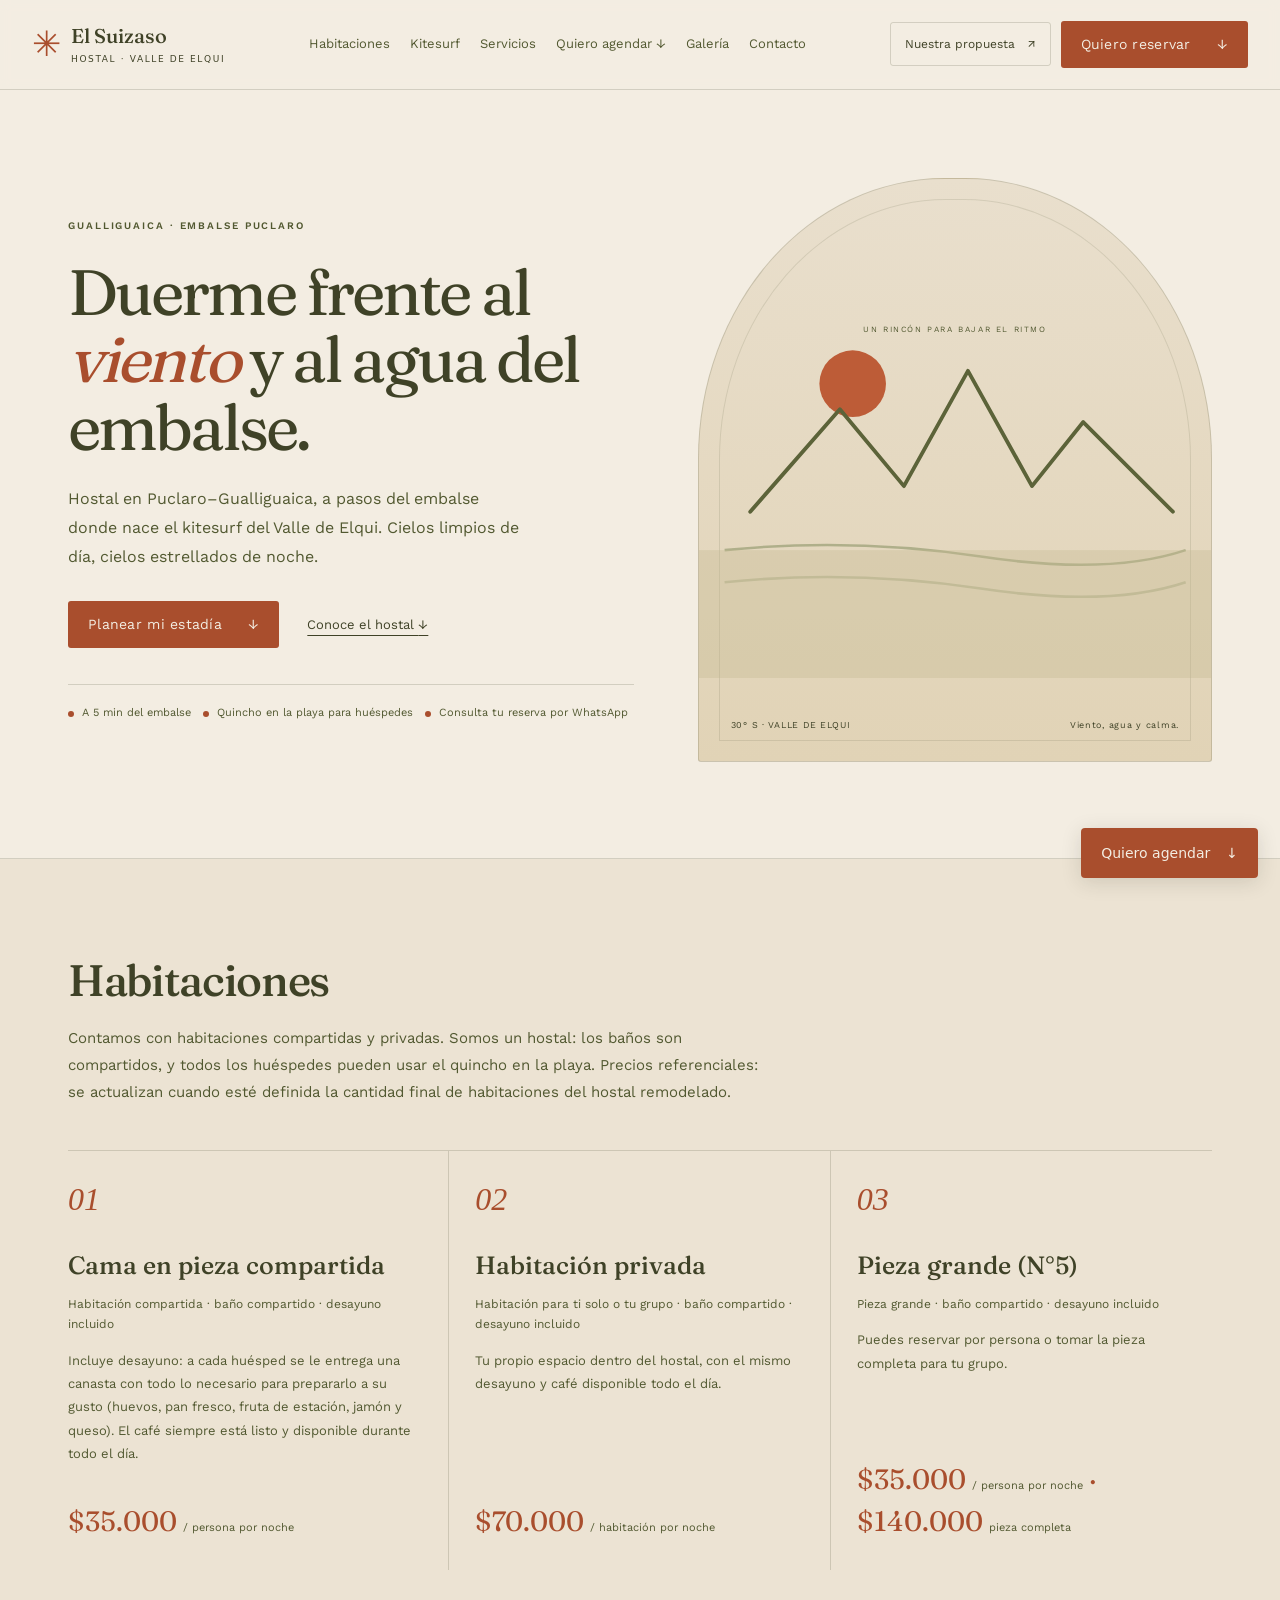
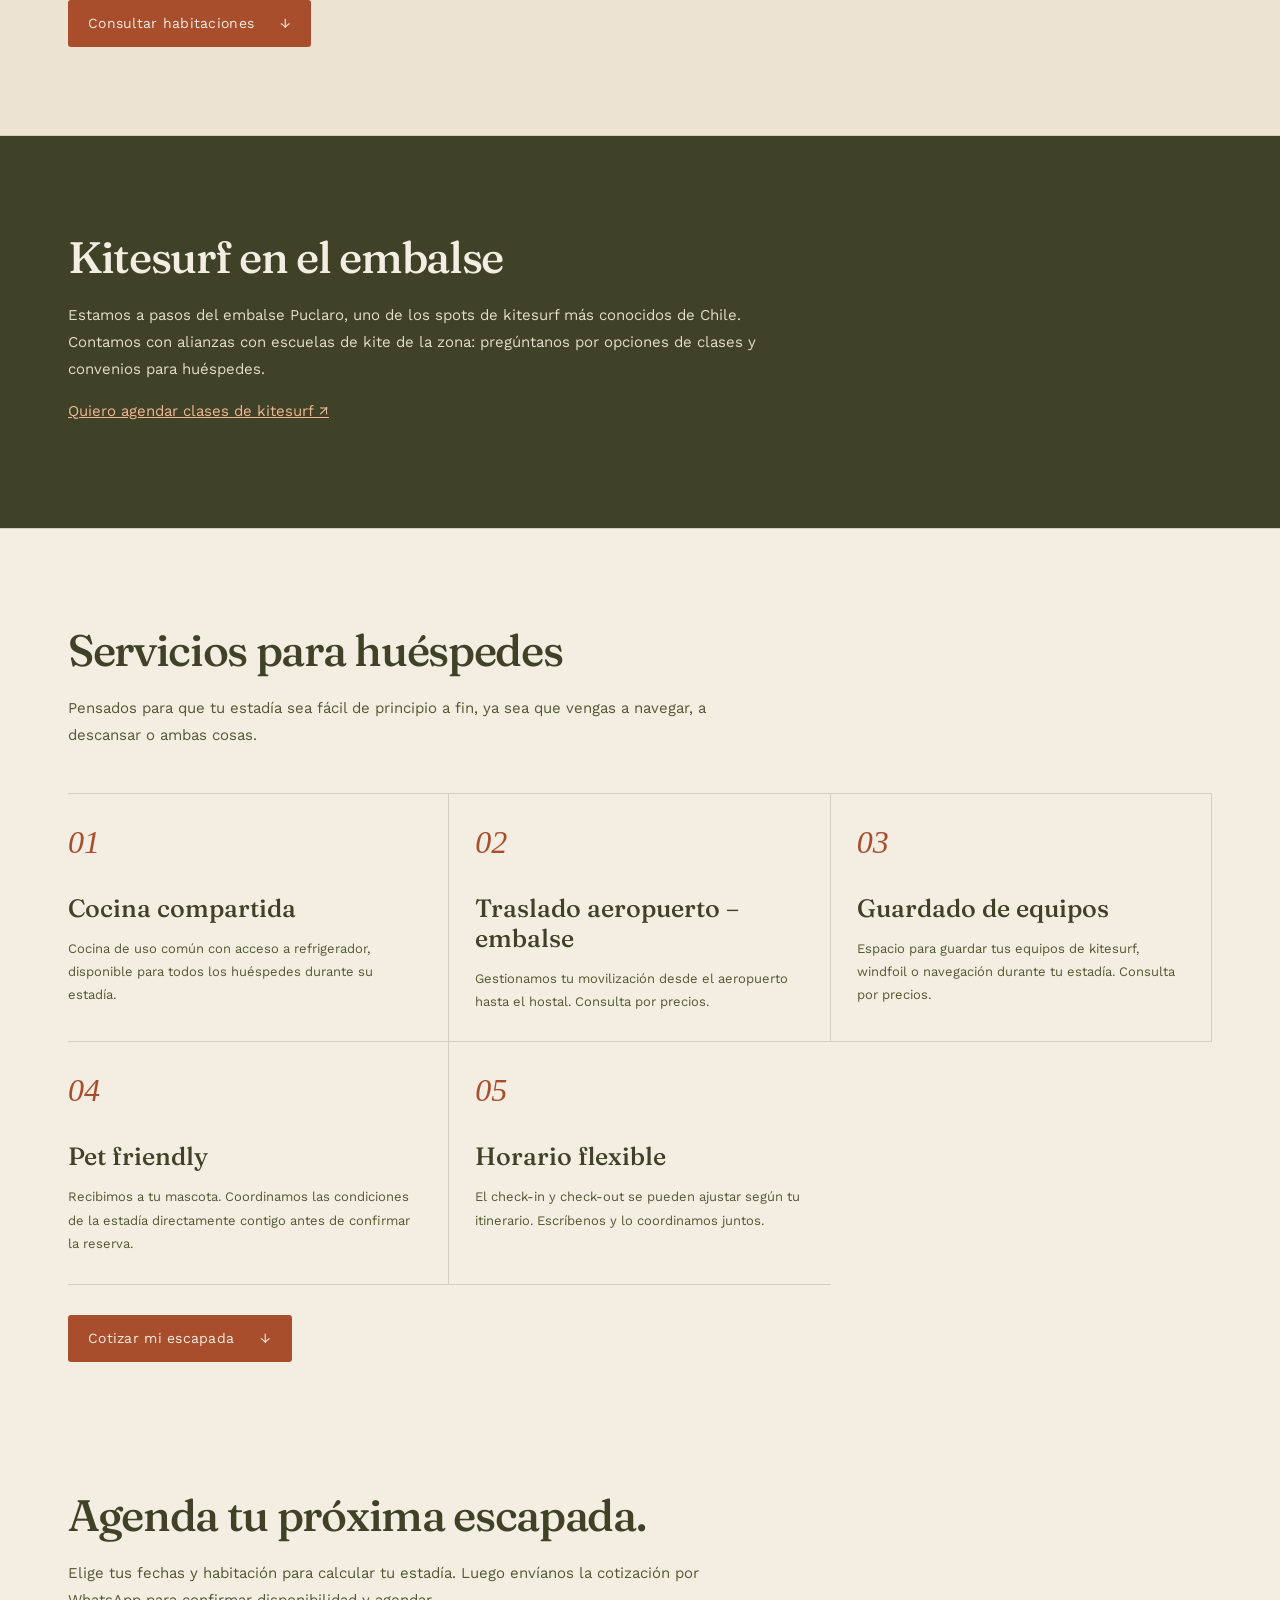
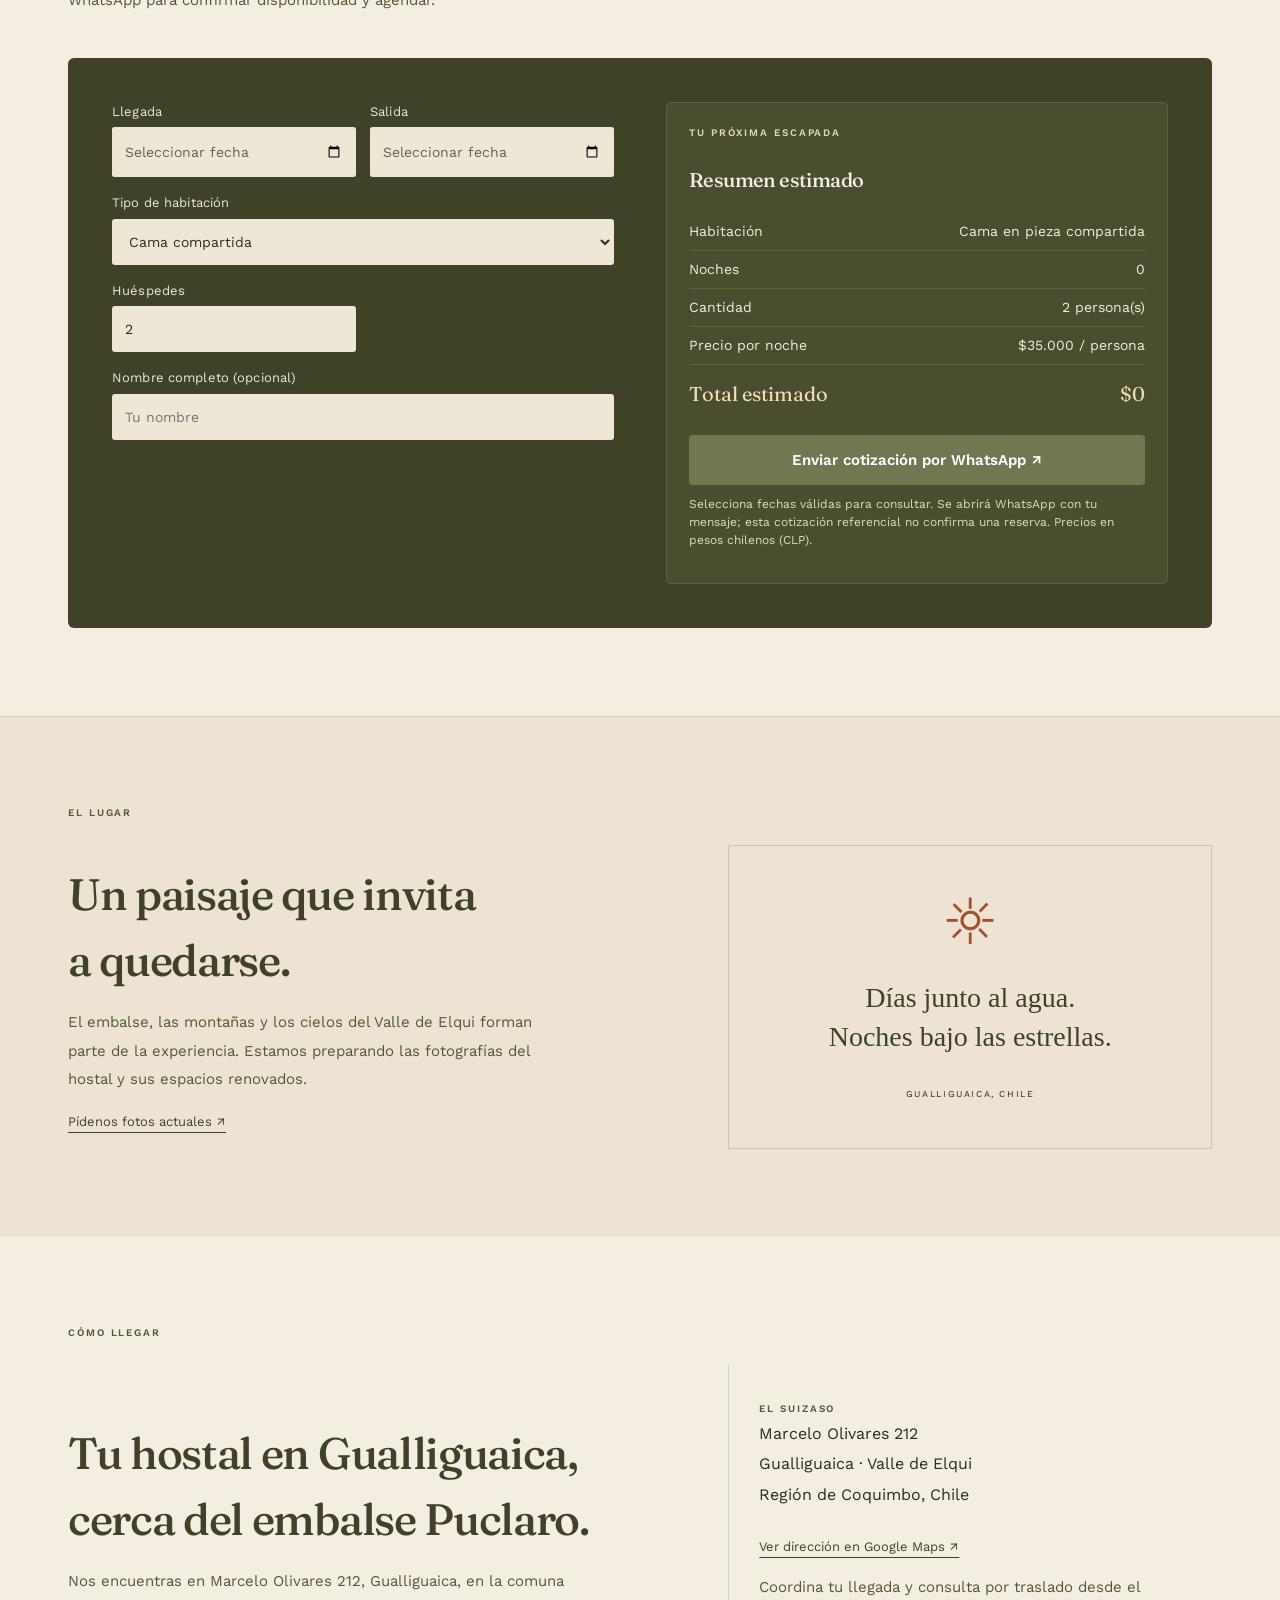
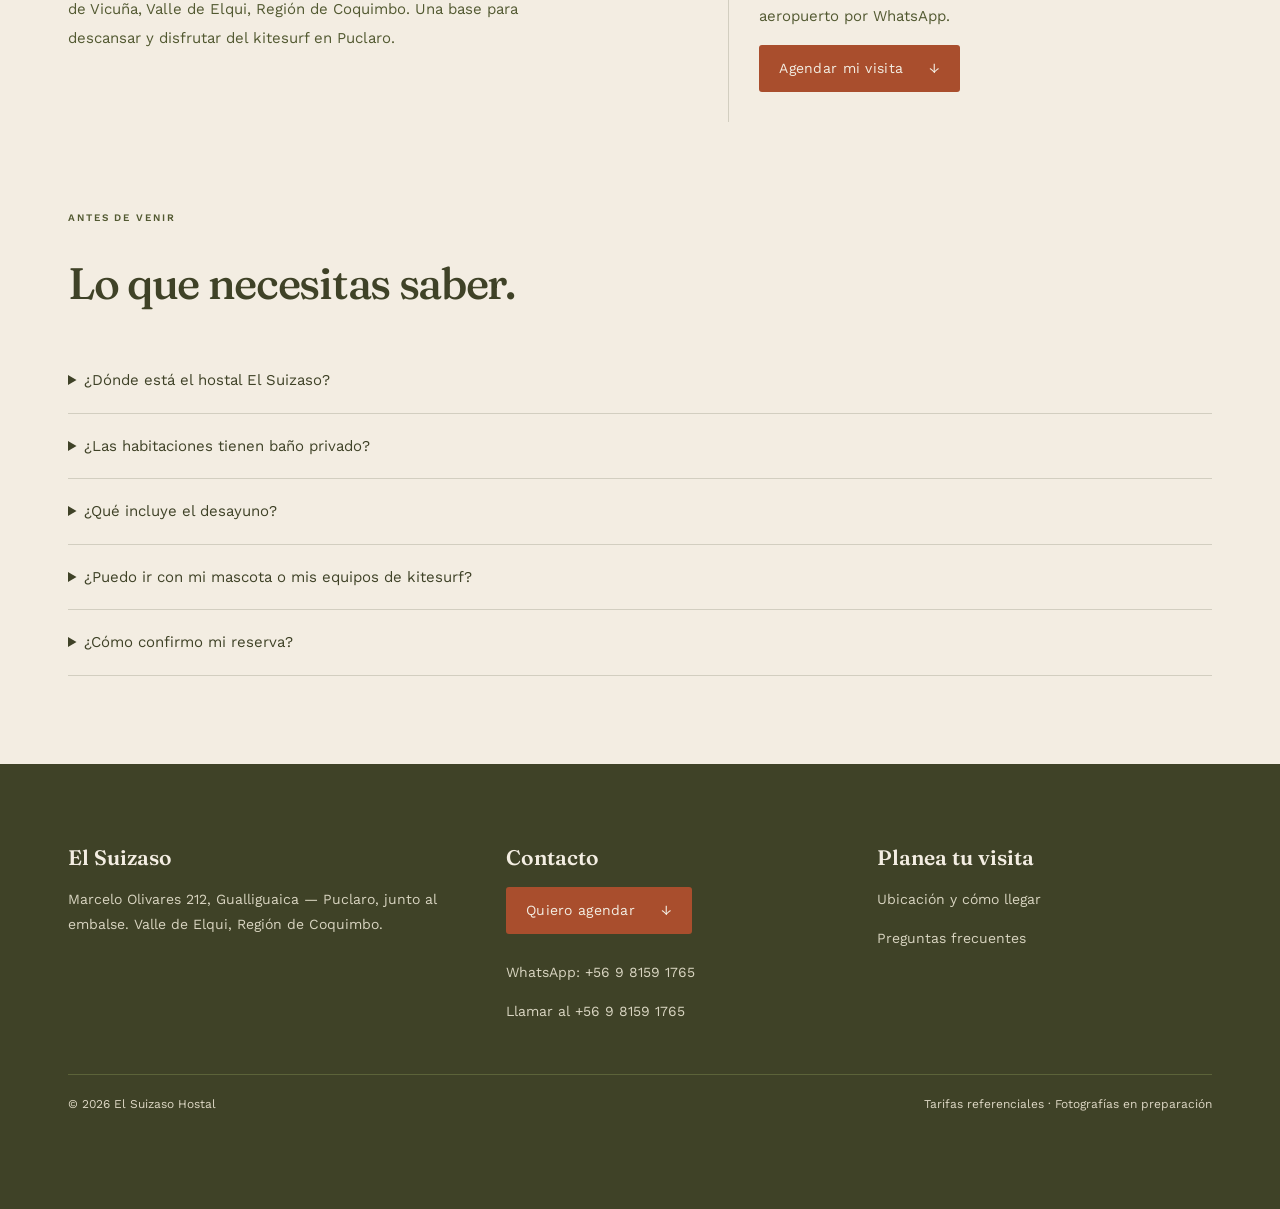
<file: index.html>
<!DOCTYPE html>
<html lang="es">
<head>
<meta charset="UTF-8">
<meta name="viewport" content="width=device-width, initial-scale=1.0, viewport-fit=cover">
<title>Hostal en Gualliguaica, Puclaro · El Suizaso | Valle de Elqui</title>
<meta name="description" content="El Suizaso: hostal en Gualliguaica, cerca del embalse Puclaro, Valle de Elqui. Habitaciones privadas y compartidas, desayuno y consultas por WhatsApp.">
<meta name="theme-color" content="#3f4227">
<meta name="robots" content="index,follow,max-image-preview:large">
<meta property="og:type" content="website">
<meta property="og:locale" content="es_CL">
<meta property="og:site_name" content="El Suizaso">
<meta property="og:title" content="El Suizaso · Tu pausa junto al Puclaro">
<meta property="og:description" content="Hostal en Gualliguaica, Valle de Elqui. Descanso, desayuno y kitesurf cerca del embalse Puclaro.">
<meta name="twitter:card" content="summary">
<link rel="icon" type="image/svg+xml" href="assets/favicon.svg">
<link rel="preload" href="assets/fraunces-400.woff" as="font" type="font/woff" crossorigin>
<link rel="preload" href="assets/work-sans-400.woff" as="font" type="font/woff" crossorigin>
<link rel="stylesheet" href="assets/styles.css?v=20261108-fechas">
<script src="assets/main.js?v=20261108-mobile" defer></script>

<script type="application/ld+json">{"@context": "https://schema.org", "@type": "Hostel", "name": "El Suizaso", "description": "Hostal en Gualliguaica, cerca del embalse Puclaro, Valle de Elqui. Habitaciones privadas y compartidas con baños compartidos y desayuno incluido.", "telephone": "+56981591765", "address": {"@type": "PostalAddress", "streetAddress": "Marcelo Olivares 212", "addressLocality": "Gualliguaica, Vicuña", "addressRegion": "Coquimbo", "addressCountry": "CL"}, "petsAllowed": true, "url": "https://el-suizaso.vercel.app/", "@id": "https://el-suizaso.vercel.app/#hostal"}</script>

<!-- DOMAIN-SEO --><link rel="canonical" href="https://el-suizaso.vercel.app/"><meta property="og:url" content="https://el-suizaso.vercel.app/"><!-- /DOMAIN-SEO -->
<link rel="stylesheet" href="assets/mobile.css?v=20261108-planes"><script src="assets/mobile.js?v=20261108-mobile" defer></script>
</head>
<body>
<a class="skip-link" href="#contenido">Saltar al contenido</a>

<header>
  <div class="nav">
    <a class="brand" href="#inicio" aria-label="El Suizaso, inicio">
      <span class="brand-symbol" aria-hidden="true">✳</span><span class="display">El Suizaso<small>HOSTAL · VALLE DE ELQUI</small></span>
    </a>
    <button class="menu-toggle" type="button" aria-expanded="false" aria-controls="menu">Menú <span aria-hidden="true">☰</span></button>
    <nav class="navlinks" id="menu" aria-label="Navegación principal">
      <a href="#habitaciones">Habitaciones</a>
      <a href="#kitesurf">Kitesurf</a>
      <a href="#servicios">Servicios</a>
      <a class="schedule-nav" href="#reservar">Quiero agendar <span aria-hidden="true">↓</span></a>
      <a href="#galeria">Galería</a>
      <a href="#contacto">Contacto</a>
      <a class="mobile-compare" href="/propuesta">Nuestra propuesta ↗</a>
    </nav>
    <div class="nav-actions"><a class="proposal-link" href="/propuesta">Nuestra propuesta <span aria-hidden="true">↗</span></a><a class="nav-cta schedule-cta" href="#reservar">Quiero reservar <span aria-hidden="true">↓</span></a></div>
  </div>
</header>

<main id="contenido">
<section class="hero" id="inicio">
  <div class="wrap hero-grid">
    <div>
      <p class="eyebrow">GUALLIGUAICA · EMBALSE PUCLARO</p><h1>Duerme frente al <em>viento</em> y al agua del embalse.</h1>
      <p class="lede">Hostal en Puclaro–Gualliguaica, a pasos del embalse donde nace el kitesurf del Valle de Elqui. Cielos limpios de día, cielos estrellados de noche.</p>
      <div class="hero-actions"><a class="nav-cta schedule-cta" href="#reservar">Planear mi estadía <span aria-hidden="true">↓</span></a><a class="text-link" href="#habitaciones">Conoce el hostal <span aria-hidden="true">↓</span></a></div><div class="hero-badges">
        <div class="badge"><span class="dot"></span>A 5 min del embalse</div>
        <div class="badge"><span class="dot"></span>Quincho en la playa para huéspedes</div>
        <div class="badge"><span class="dot"></span>Consulta tu reserva por WhatsApp</div>
      </div>
    </div>
    <div class="hero-art"><span class="art-label">UN RINCÓN PARA BAJAR EL RITMO</span>
      <svg class="lakeSvg" viewBox="0 0 400 300" xmlns="http://www.w3.org/2000/svg" role="img" aria-label="Ilustración del paisaje montañoso y las aguas del embalse Puclaro">
        <circle cx="120" cy="70" r="26" fill="#bd5c37"/>
        <path d="M40 170 L110 90 L160 150 L210 60 L260 150 L300 100 L370 170" stroke="#5c6339" stroke-width="3" fill="none" stroke-linejoin="round" stroke-linecap="round"/>
        <path d="M20 200 Q120 190 220 205 T380 200" stroke="#8d9468" stroke-width="2" fill="none" opacity="0.6"/>
        <path d="M20 225 Q120 215 220 230 T380 225" stroke="#8d9468" stroke-width="2" fill="none" opacity="0.4"/>
        <rect x="0" y="200" width="400" height="100" fill="#c3b78f" opacity="0.35"/>
      </svg>
      <div class="landscape-caption"><span>30° S · VALLE DE ELQUI</span><span>Viento, agua y calma.</span></div>
    </div>
  </div>
</section>

<hr class="divider">

<section class="rooms" id="habitaciones">
  <div class="wrap">
    <div class="section-head">
      <h2>Habitaciones</h2>
      <p>Contamos con habitaciones compartidas y privadas. Somos un hostal: los baños son compartidos, y todos los huéspedes pueden usar el quincho en la playa. Precios referenciales: se actualizan cuando esté definida la cantidad final de habitaciones del hostal remodelado.</p>
    </div>
  </div>
  <div class="wrap"><div class="room-list">
    <div class="room-card">
      <div class="card-number" aria-hidden="true">01</div>
      <h3>Cama en pieza compartida</h3>
      <div class="room-meta">Habitación compartida · baño compartido · desayuno incluido</div>
      <p style="font-size:13px; color:var(--olive-2); margin:0;">Incluye desayuno: a cada huésped se le entrega una canasta con todo lo necesario para prepararlo a su gusto (huevos, pan fresco, fruta de estación, jamón y queso). El café siempre está listo y disponible durante todo el día.</p>
      <div class="room-price">$35.000 <span>/ persona por noche</span></div>
    </div>
    <div class="room-card">
      <div class="card-number" aria-hidden="true">02</div>
      <h3>Habitación privada</h3>
      <div class="room-meta">Habitación para ti solo o tu grupo · baño compartido · desayuno incluido</div>
      <p style="font-size:13px; color:var(--olive-2); margin:0;">Tu propio espacio dentro del hostal, con el mismo desayuno y café disponible todo el día.</p>
      <div class="room-price">$70.000 <span>/ habitación por noche</span></div>
    </div>
    <div class="room-card">
      <div class="card-number" aria-hidden="true">03</div>
      <h3>Pieza grande (N°5)</h3>
      <div class="room-meta">Pieza grande · baño compartido · desayuno incluido</div>
      <p style="font-size:13px; color:var(--olive-2); margin:0;">Puedes reservar por persona o tomar la pieza completa para tu grupo.</p>
      <div class="room-price">$35.000 <span>/ persona por noche</span> · $140.000 <span>pieza completa</span></div>
    </div>
  </div>
</div><div class="wrap section-cta"><a class="nav-cta schedule-cta" href="#reservar">Consultar habitaciones <span aria-hidden="true">↓</span></a></div></section>

<hr class="divider">

<section id="kitesurf" style="background:var(--cream-2);">
  <div class="wrap">
    <div class="section-head">
      <h2>Kitesurf en el embalse</h2>
      <p>Estamos a pasos del embalse Puclaro, uno de los spots de kitesurf más conocidos de Chile. Contamos con alianzas con escuelas de kite de la zona: pregúntanos por opciones de clases y convenios para huéspedes.</p>
      <p><a href="https://wa.me/56981591765?text=Hola%2C%20quisiera%20consultar%20por%20clases%20de%20kite%20y%20convenios." target="_blank" rel="noopener" style="color:var(--terracotta); text-decoration:underline;">Quiero agendar clases de kitesurf ↗</a></p>
    </div>
  </div>
</section>

<hr class="divider">

<section id="servicios">
  <div class="wrap">
    <div class="section-head">
      <h2>Servicios para huéspedes</h2>
      <p>Pensados para que tu estadía sea fácil de principio a fin, ya sea que vengas a navegar, a descansar o ambas cosas.</p>
    </div>
    <div class="room-list">
      <div class="room-card">
        <div class="card-number" aria-hidden="true">01</div>
        <h3>Cocina compartida</h3>
        <p style="font-size:13px; color:var(--olive-2); margin:0;">Cocina de uso común con acceso a refrigerador, disponible para todos los huéspedes durante su estadía.</p>
      </div>
      <div class="room-card">
        <div class="card-number" aria-hidden="true">02</div>
        <h3>Traslado aeropuerto – embalse</h3>
        <p style="font-size:13px; color:var(--olive-2); margin:0;">Gestionamos tu movilización desde el aeropuerto hasta el hostal. Consulta por precios.</p>
      </div>
      <div class="room-card">
        <div class="card-number" aria-hidden="true">03</div>
        <h3>Guardado de equipos</h3>
        <p style="font-size:13px; color:var(--olive-2); margin:0;">Espacio para guardar tus equipos de kitesurf, windfoil o navegación durante tu estadía. Consulta por precios.</p>
      </div>
      <div class="room-card">
        <div class="card-number" aria-hidden="true">04</div>
        <h3>Pet friendly</h3>
        <p style="font-size:13px; color:var(--olive-2); margin:0;">Recibimos a tu mascota. Coordinamos las condiciones de la estadía directamente contigo antes de confirmar la reserva.</p>
      </div>
      <div class="room-card">
        <div class="card-number" aria-hidden="true">05</div>
        <h3>Horario flexible</h3>
        <p style="font-size:13px; color:var(--olive-2); margin:0;">El check-in y check-out se pueden ajustar según tu itinerario. Escríbenos y lo coordinamos juntos.</p>
      </div>
    </div>
  </div>
<div class="wrap section-cta"><a class="nav-cta schedule-cta" href="#reservar">Cotizar mi escapada <span aria-hidden="true">↓</span></a></div></section>

<section class="booking" id="reservar">
  <div class="wrap">
    <div class="section-head">
      <h2>Agenda tu próxima escapada.</h2>
      <p>Elige tus fechas y habitación para calcular tu estadía. Luego envíanos la cotización por WhatsApp para confirmar disponibilidad y agendar.</p>
    </div>

        <noscript><p>Para usar el cotizador activa JavaScript, o <a href="https://wa.me/56981591765">consulta directamente por WhatsApp</a>.</p></noscript>
    <form class="booking-panel" id="booking-form">
      <div>
        <div class="field-row date-row">
          <div class="field-group">
            <label for="checkin">Llegada</label>
            <div class="date-control"><input type="date" id="checkin" required data-empty="true"><span class="date-placeholder" aria-hidden="true">Seleccionar fecha</span></div>
          </div>
          <div class="field-group">
            <label for="checkout">Salida</label>
            <div class="date-control"><input type="date" id="checkout" required data-empty="true"><span class="date-placeholder" aria-hidden="true">Seleccionar fecha</span></div>
          </div>
        </div>

        <div class="field-group">
          <label for="roomtype">Tipo de habitación</label>
          <select id="roomtype">
            <option value="35000" data-name="Cama en pieza compartida" data-mode="person">Cama compartida</option>
            <option value="70000" data-name="Habitación privada" data-mode="room" data-multi="true">Habitación privada</option>
            <option value="35000" data-name="Pieza grande N°5 (por persona)" data-mode="person">Pieza grande · por persona</option>
            <option value="140000" data-name="Pieza grande N°5 (pieza completa)" data-mode="room">Pieza grande · completa</option>
          </select>
        </div>

        <div class="field-row">
          <div class="field-group">
            <label for="guests">Huéspedes</label>
            <input type="number" id="guests" required step="1" max="100" min="1" value="2">
          </div>
          <div class="field-group" id="roomsWrap">
            <label for="rooms">N° de habitaciones</label>
            <input type="number" id="rooms" required step="1" max="100" min="1" value="1">
          </div>
        </div>

        <div class="field-group">
          <label for="name">Nombre completo (opcional)</label>
          <input type="text" id="name" autocomplete="name" maxlength="100" placeholder="Tu nombre">
        </div>
      </div>

      <div class="summary" id="summary"><p class="eyebrow">TU PRÓXIMA ESCAPADA</p>
        <div class="section-head" style="margin-bottom:18px;">
          <h2 style="font-size:20px;">Resumen estimado</h2>
        </div>
        <div class="summary-row"><span>Habitación</span><span id="sum-room">Doble</span></div>
        <div class="summary-row"><span>Noches</span><span id="sum-nights">0</span></div>
        <div class="summary-row"><span>Cantidad</span><span id="sum-rooms">1</span></div>
        <div class="summary-row"><span>Precio por noche</span><span id="sum-perNight">$35.000</span></div>
        <div class="summary-row total"><span>Total estimado</span><span id="sum-total" aria-live="polite" aria-atomic="true">$0</span></div>
        <button type="submit" class="btn-whatsapp" id="openWhatsapp" disabled>Enviar cotización por WhatsApp ↗</button>
        <p class="note-inline">Selecciona fechas válidas para consultar. Se abrirá WhatsApp con tu mensaje; esta cotización referencial no confirma una reserva. Precios en pesos chilenos (CLP).</p>
      </div>
    </form>
  </div>
</section>

<hr class="divider">

<section id="galeria" class="place-section"><div class="wrap"><p class="eyebrow">EL LUGAR</p><div class="place-layout"><div><h2>Un paisaje que invita<br>a quedarse.</h2><p>El embalse, las montañas y los cielos del Valle de Elqui forman parte de la experiencia. Estamos preparando las fotografías del hostal y sus espacios renovados.</p><a class="text-link" href="https://wa.me/56981591765?text=Hola%2C%20me%20gustar%C3%ADa%20ver%20fotos%20actuales%20del%20hostal." target="_blank" rel="noopener noreferrer">Pídenos fotos actuales ↗</a></div><div class="place-note"><span aria-hidden="true">☼</span><p>Días junto al agua.<br>Noches bajo las estrellas.</p><small>GUALLIGUAICA, CHILE</small></div></div></div></section>
<section id="ubicacion" class="location"><div class="wrap"><p class="eyebrow">CÓMO LLEGAR</p><div class="place-layout"><div><h2>Tu hostal en Gualliguaica,<br>cerca del embalse Puclaro.</h2><p>Nos encuentras en Marcelo Olivares 212, Gualliguaica, en la comuna de Vicuña, Valle de Elqui, Región de Coquimbo. Una base para descansar y disfrutar del kitesurf en Puclaro.</p></div><div class="address-card"><span class="eyebrow">EL SUIZASO</span><address>Marcelo Olivares 212<br>Gualliguaica · Valle de Elqui<br>Región de Coquimbo, Chile</address><a class="text-link" href="https://www.google.com/maps/search/?api=1&amp;query=Marcelo+Olivares+212+Gualliguaica+Chile" target="_blank" rel="noopener noreferrer">Ver dirección en Google Maps ↗</a><p>Coordina tu llegada y consulta por traslado desde el aeropuerto por WhatsApp.</p><a class="nav-cta schedule-cta" href="#reservar">Agendar mi visita <span aria-hidden="true">↓</span></a></div></div></div></section>
<section class="faq" id="preguntas"><div class="wrap"><p class="eyebrow">ANTES DE VENIR</p><h2>Lo que necesitas saber.</h2>
<details><summary>¿Dónde está el hostal El Suizaso?</summary><p>En Marcelo Olivares 212, Gualliguaica, cerca del embalse Puclaro, en el Valle de Elqui, Región de Coquimbo, Chile.</p></details>
<details><summary>¿Las habitaciones tienen baño privado?</summary><p>Los baños son compartidos para todas las habitaciones, incluidas las privadas. Puedes elegir una cama en habitación compartida, una habitación privada o la pieza grande para tu grupo.</p></details>
<details><summary>¿Qué incluye el desayuno?</summary><p>Una canasta con huevos, pan fresco, fruta de estación, jamón y queso para prepararlo a tu gusto. El café está disponible durante el día.</p></details>
<details><summary>¿Puedo ir con mi mascota o mis equipos de kitesurf?</summary><p>Recibimos mascotas previa coordinación. También hay espacio para guardar equipos; consulta condiciones y precios antes de confirmar.</p></details>
<details><summary>¿Cómo confirmo mi reserva?</summary><p>Envía tus fechas y el tipo de habitación por WhatsApp. Te confirmaremos disponibilidad, precio final y forma de pago. Los valores de esta página son referenciales.</p></details>
</div></section></main>
<footer id="contacto">
  <div class="wrap">
    <div class="footer-grid">
      <div>
        <h4>El Suizaso</h4>
        <p>Marcelo Olivares 212, Gualliguaica — Puclaro, junto al embalse. Valle de Elqui, Región de Coquimbo.</p>
      </div>
      <div>
        <h4>Contacto</h4><a class="nav-cta schedule-cta" href="#reservar">Quiero agendar <span aria-hidden="true">↓</span></a>
        <p><a href="https://wa.me/56981591765" target="_blank" rel="noopener">WhatsApp: +56 9 8159 1765</a></p>
        <p><a href="tel:+56981591765">Llamar al +56 9 8159 1765</a></p>
      </div>
      <div>
        <h4>Planea tu visita</h4><p><a href="#ubicacion">Ubicación y cómo llegar</a></p><p><a href="#preguntas">Preguntas frecuentes</a></p>
      </div>
    </div>
    <div class="footer-bottom">
      <span>© 2026 El Suizaso Hostal</span>
      <span>Tarifas referenciales · Fotografías en preparación</span>
    </div>
  </div>
</footer>



<a class="whatsapp-float" href="#reservar" aria-label="Ir al cotizador para agendar una estadía">Quiero agendar <span aria-hidden="true">↓</span></a>
</body>
</html>
</file>
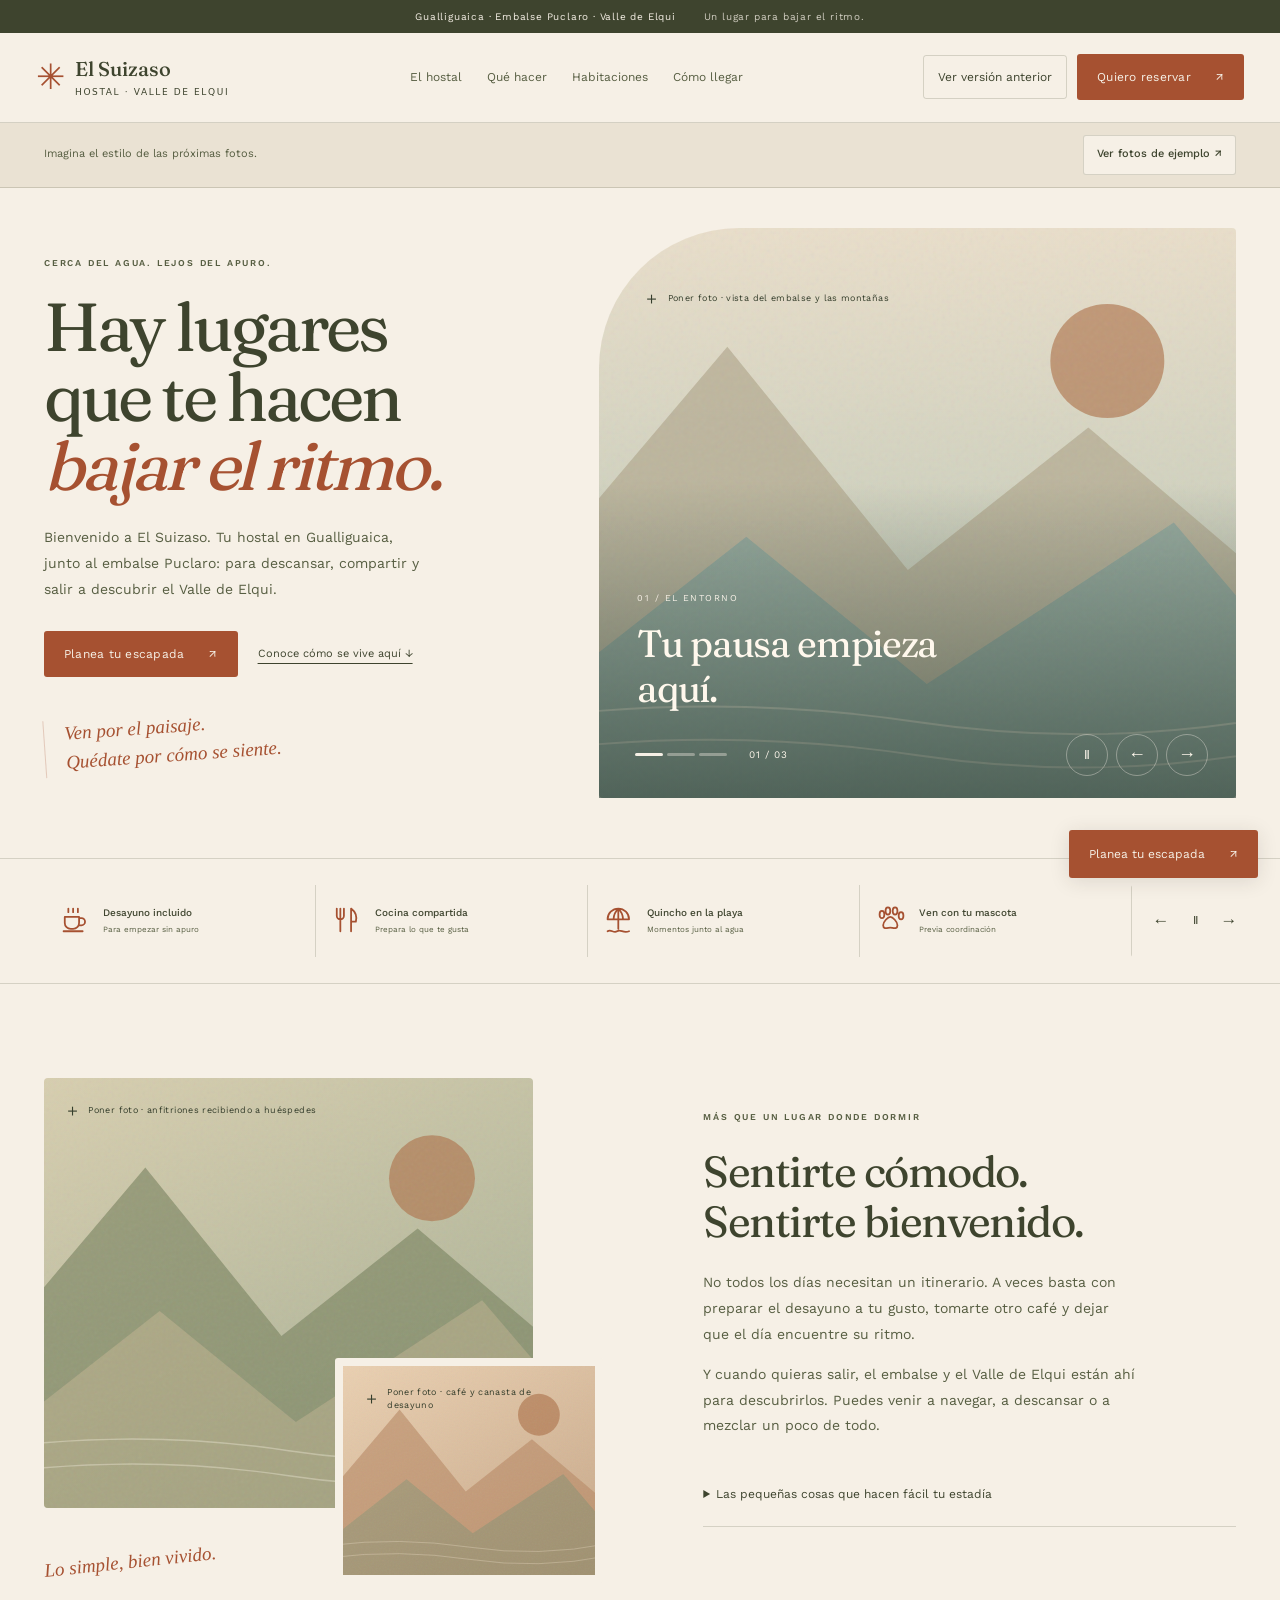
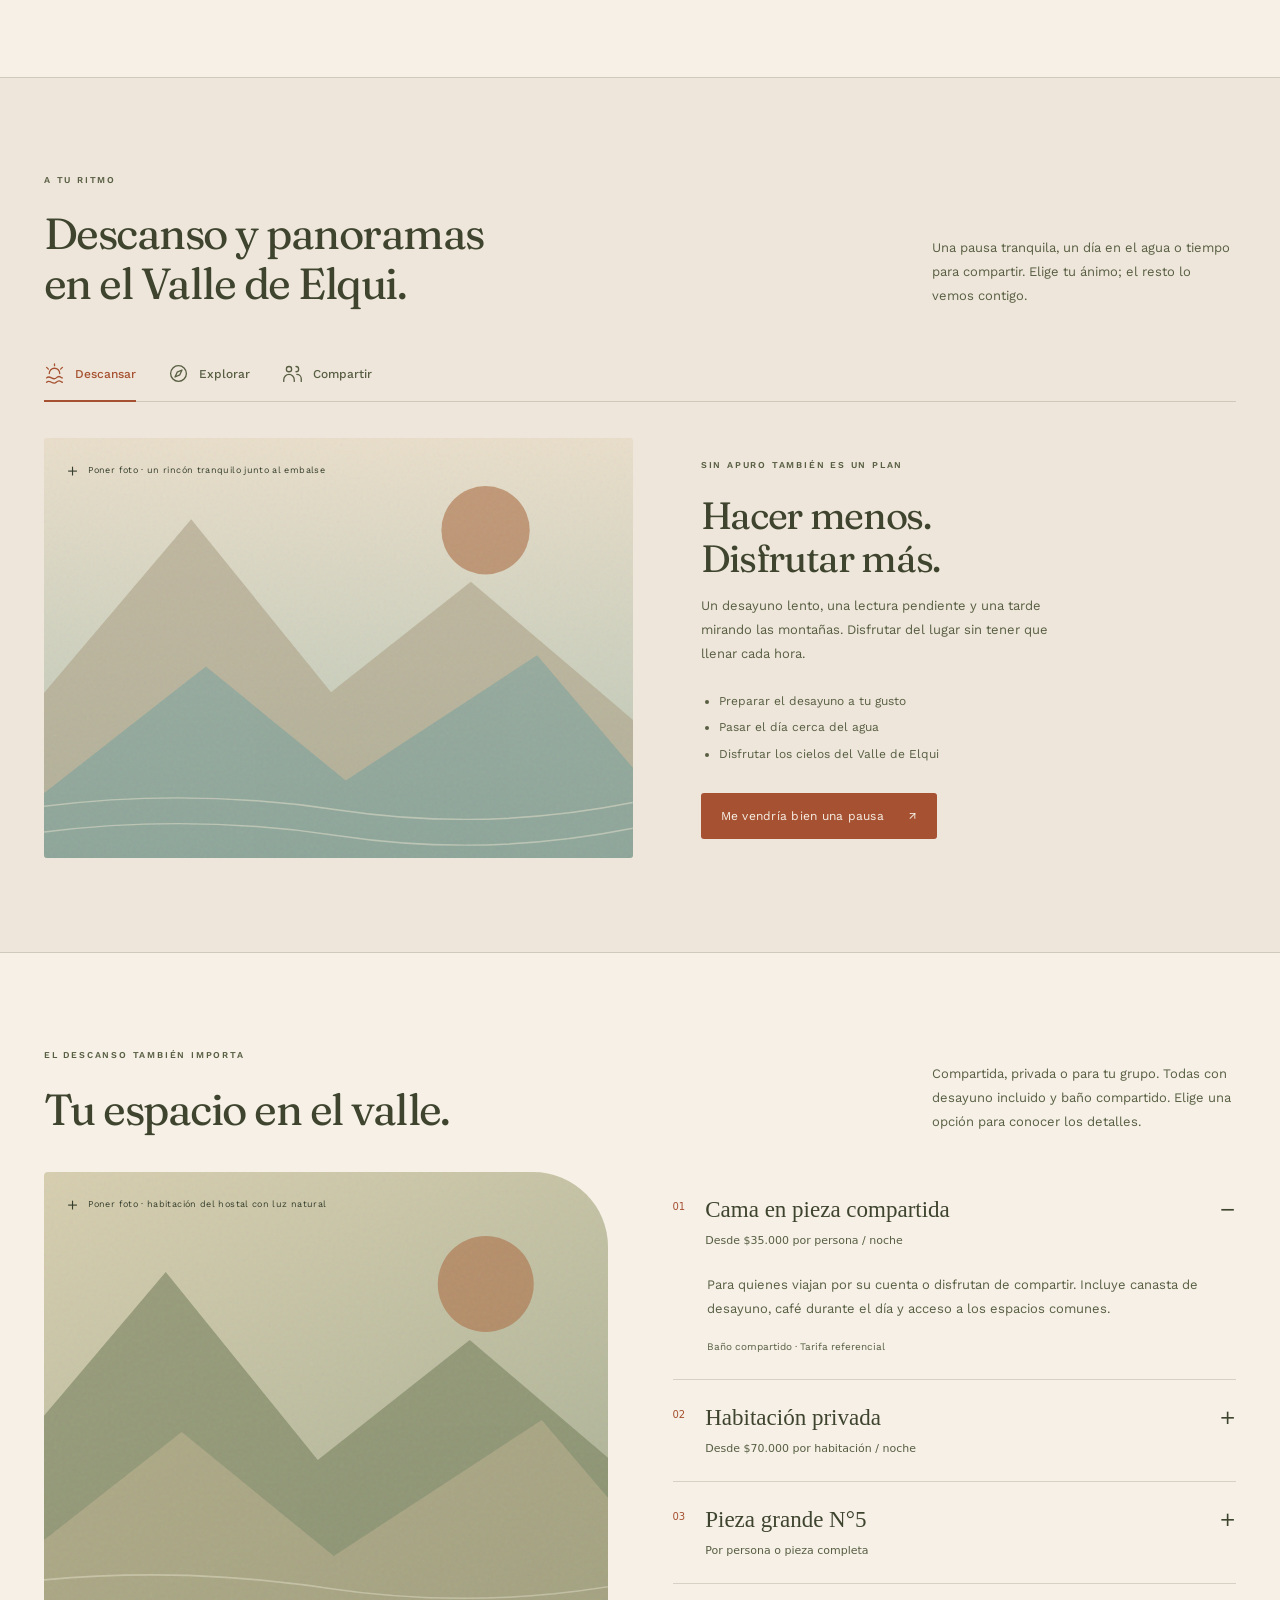
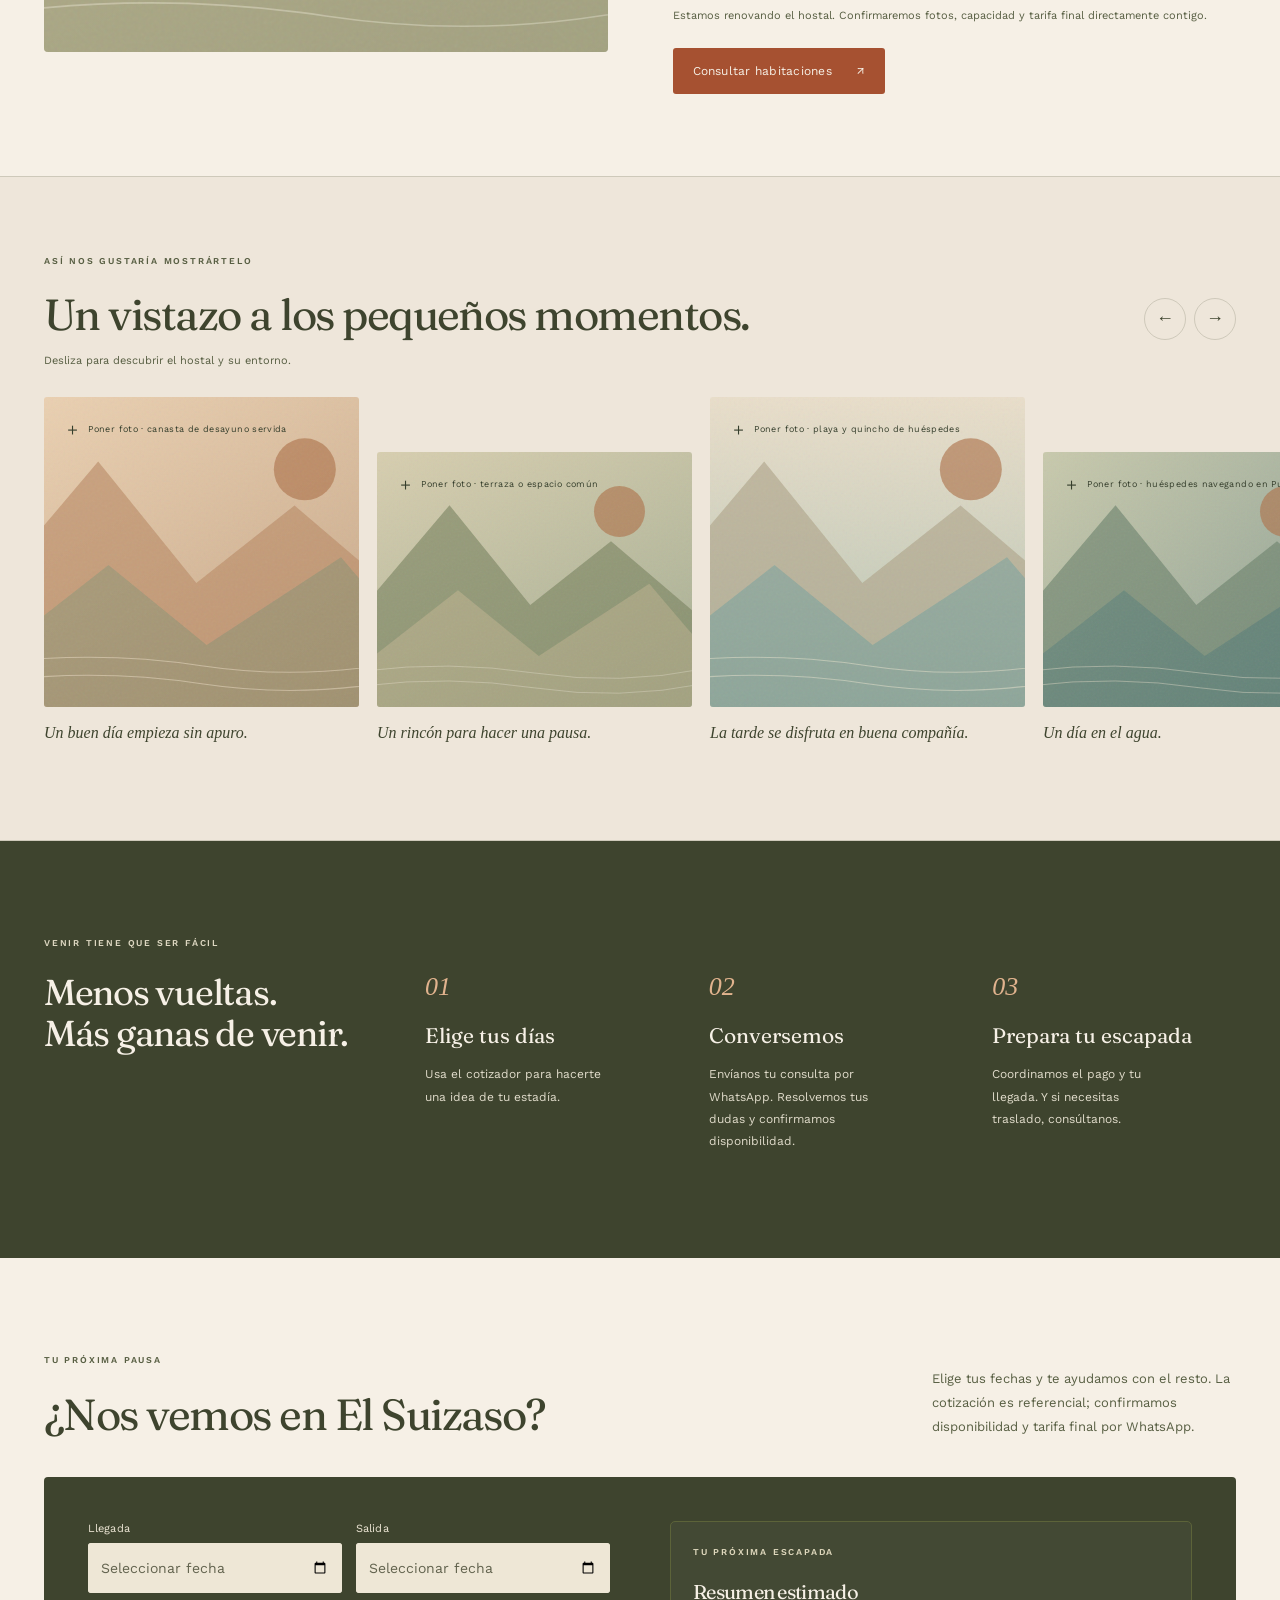
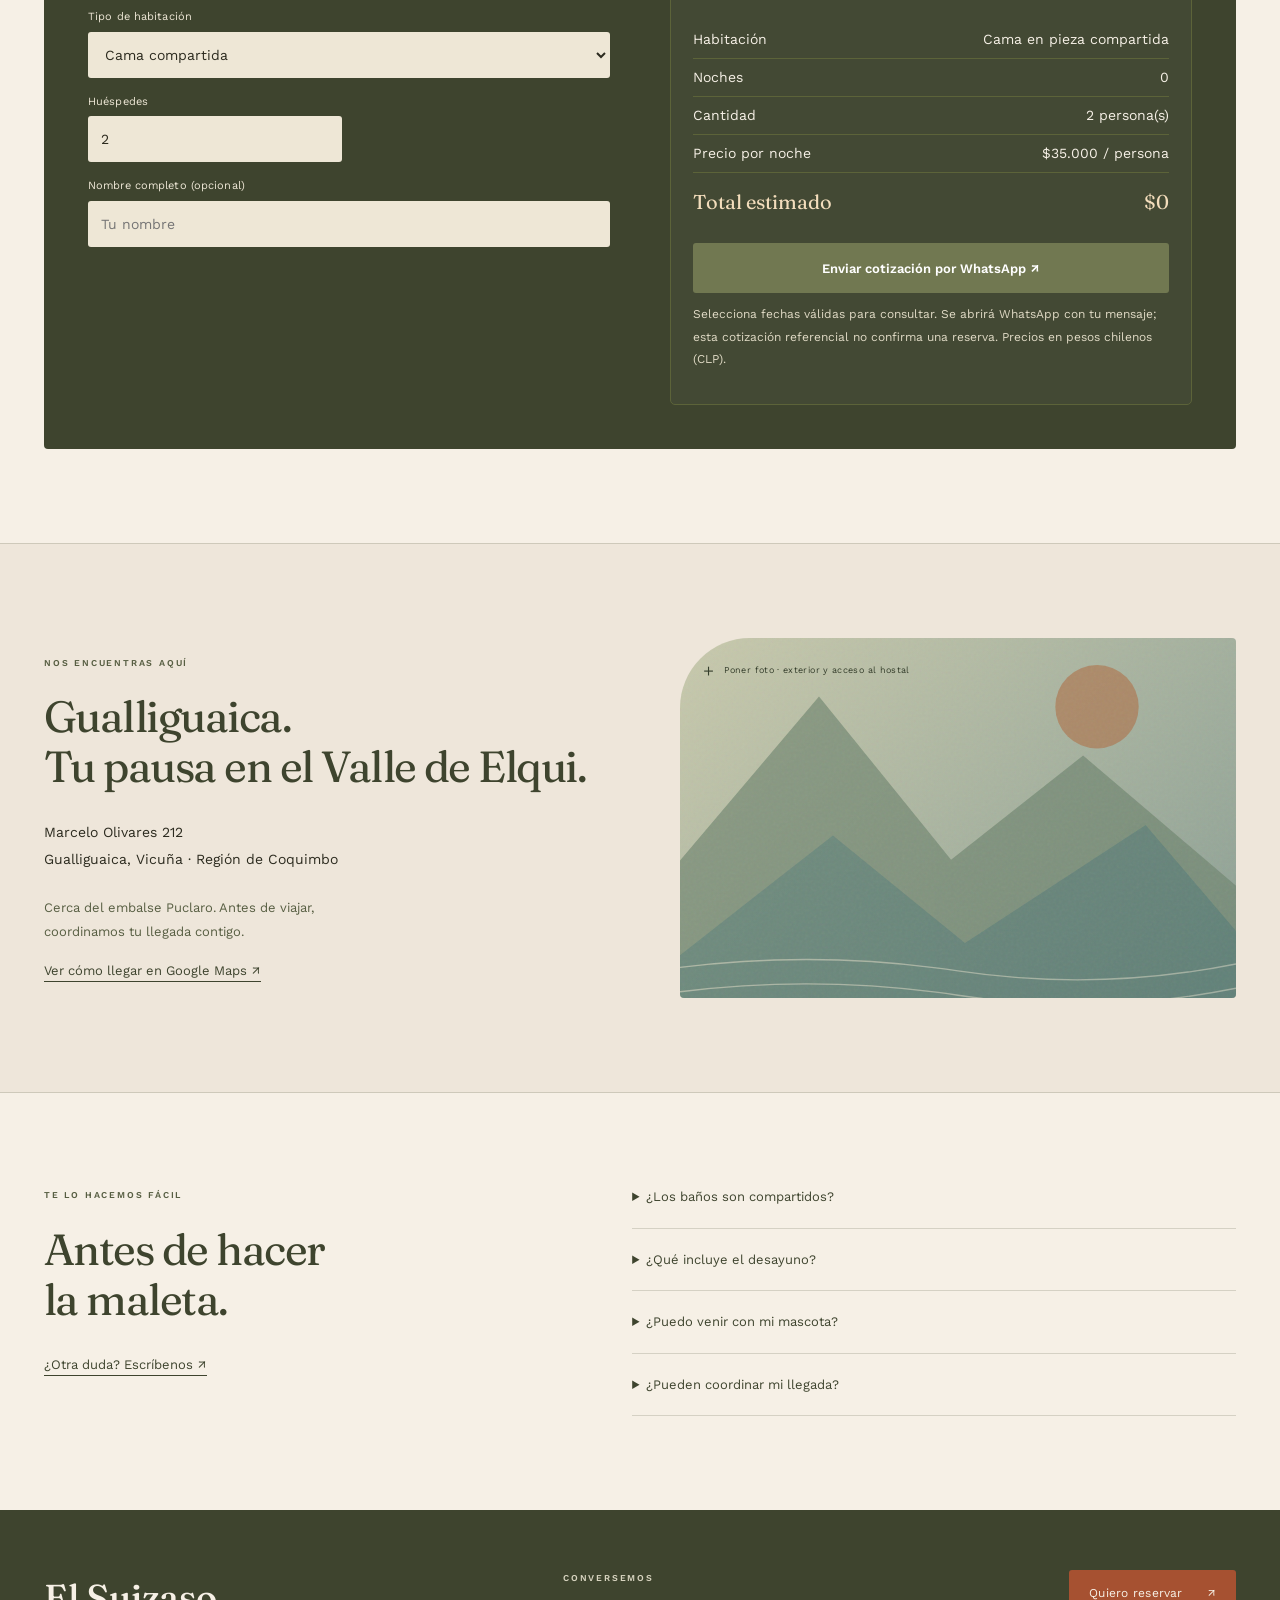
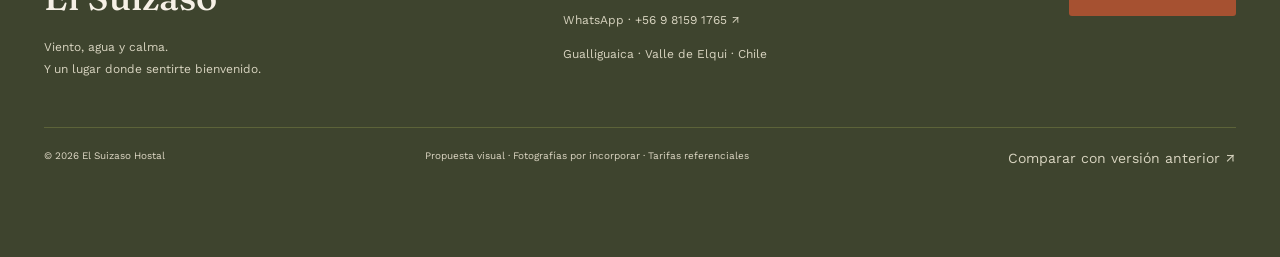
<file: propuesta.html>
<!DOCTYPE html><html lang="es"><head>
<meta charset="UTF-8">
<meta name="viewport" content="width=device-width, initial-scale=1.0, viewport-fit=cover">
<title>El Suizaso · Una pausa junto al Puclaro | Nueva propuesta</title>
<meta name="description" content="El Suizaso: hostal en Gualliguaica, cerca del embalse Puclaro, Valle de Elqui. Habitaciones privadas y compartidas, desayuno y consultas por WhatsApp.">
<meta name="theme-color" content="#3f4227">
<meta name="robots" content="noindex,follow">
<meta property="og:type" content="website">
<meta property="og:locale" content="es_CL">
<meta property="og:site_name" content="El Suizaso">
<meta property="og:title" content="El Suizaso · Tu pausa junto al Puclaro">
<meta property="og:description" content="Hostal en Gualliguaica, Valle de Elqui. Descanso, desayuno y kitesurf cerca del embalse Puclaro.">
<meta name="twitter:card" content="summary">
<link rel="icon" type="image/svg+xml" href="assets/favicon.svg">
<link rel="preload" href="assets/fraunces-400.woff" as="font" type="font/woff" crossorigin>
<link rel="preload" href="assets/work-sans-400.woff" as="font" type="font/woff" crossorigin>
<link rel="stylesheet" href="assets/styles.css?v=20261108-fechas"><link rel="stylesheet" href="assets/propuesta.css?v=20261108-carruseles"><link rel="stylesheet" href="assets/referencias.css">
<script src="assets/main.js?v=20261108-mobile" defer></script><script src="assets/propuesta.js?v=20261108-servicios2s" defer></script><script src="assets/referencias.js" defer></script>

<script type="application/ld+json">{"@context": "https://schema.org", "@type": "Hostel", "name": "El Suizaso", "description": "Hostal en Gualliguaica, cerca del embalse Puclaro, Valle de Elqui. Habitaciones privadas y compartidas con baños compartidos y desayuno incluido.", "telephone": "+56981591765", "address": {"@type": "PostalAddress", "streetAddress": "Marcelo Olivares 212", "addressLocality": "Gualliguaica, Vicuña", "addressRegion": "Coquimbo", "addressCountry": "CL"}, "petsAllowed": true, "url": "https://el-suizaso.vercel.app/", "@id": "https://el-suizaso.vercel.app/#hostal"}</script>

<!-- DOMAIN-SEO --><link rel="canonical" href="https://el-suizaso.vercel.app/propuesta"><meta property="og:url" content="https://el-suizaso.vercel.app/"><!-- /DOMAIN-SEO -->
<link rel="stylesheet" href="assets/mobile.css?v=20261108-planes"><script src="assets/mobile.js?v=20261108-mobile" defer></script>
</head><body class="proposal-page"><a class="skip-link" href="#contenido">Saltar al contenido</a>
<div class="location-strip">Gualliguaica · Embalse Puclaro · Valle de Elqui <span>Un lugar para bajar el ritmo.</span></div>
<header><div class="nav"><a class="brand" href="/" aria-label="El Suizaso, versión original"><span class="brand-symbol" aria-hidden="true">✳</span><span class="display">El Suizaso<small>HOSTAL · VALLE DE ELQUI</small></span></a><button class="menu-toggle" type="button" aria-expanded="false" aria-controls="menu">Menú ☰</button><nav class="navlinks" id="menu" aria-label="Navegación principal"><a href="#experiencia">El hostal</a><a href="#panoramas">Qué hacer</a><a href="#habitaciones">Habitaciones</a><a href="#ubicacion">Cómo llegar</a><a class="mobile-compare" href="/">Ver versión anterior ↗</a></nav><div class="nav-actions"><a class="proposal-link" href="/">Ver versión anterior</a><a class="nav-cta " href="#reservar">Quiero reservar <span aria-hidden="true">↗</span></a></div></div></header>
<noscript><style>.plan-tabs,.slider-controls,.gallery-controls,.comfort-controls{display:none}.comfort-viewport{overflow:auto!important}.plan-panel[hidden]{display:grid!important;margin-top:32px}</style></noscript><main id="contenido">
<div class="photo-preview-bar"><div class="wrap"><span>Imagina el estilo de las próximas fotos.</span><button type="button" id="toggle-photo-examples" aria-pressed="false">Ver fotos de ejemplo <span aria-hidden="true">↗</span></button><p id="photo-example-notice" hidden>Fotos de referencia: ilustran el tono visual. No muestran El Suizaso, sus habitaciones ni el embalse Puclaro.</p></div></div><section class="p-hero"><div class="wrap p-hero-layout"><div class="p-hero-copy"><p class="eyebrow">CERCA DEL AGUA. LEJOS DEL APURO.</p><h1>Hay lugares<br>que te hacen<br><em>bajar el ritmo.</em></h1><p>Bienvenido a El Suizaso. Tu hostal en Gualliguaica, junto al embalse Puclaro: para descansar, compartir y salir a descubrir el Valle de Elqui.</p><div class="p-actions"><a class="nav-cta " href="#reservar">Planea tu escapada <span aria-hidden="true">↗</span></a><a class="text-link" href="#experiencia">Conoce cómo se vive aquí ↓</a></div><div class="hero-handnote">Ven por el paisaje.<br>Quédate por cómo se siente.</div></div>
<div class="hero-slider" role="region" aria-roledescription="carrusel" aria-label="Un vistazo a tu estadía"><div class="slide" data-slide><div class="photo photo-lake " role="img" aria-label="Espacio para fotografía: vista del embalse y las montañas"><span class="photo-grain" aria-hidden="true"></span><svg class="photo-landscape" viewBox="0 0 800 600" preserveAspectRatio="xMidYMid slice" aria-hidden="true"><circle cx="600" cy="140" r="60"/><path class="mountain-back" d="M-50 420 200 125 390 360 580 210 850 440V650H-50Z"/><path class="mountain-front" d="M-80 560 220 325 410 480 670 310 900 580V650H-80Z"/><path class="water-line" d="M0 515Q200 490 400 520T800 510M0 550Q200 525 400 555T800 545"/></svg><span class="photo-label"><span aria-hidden="true">＋</span> Poner foto · vista del embalse y las montañas</span></div><div class="slide-caption"><span>01 / EL ENTORNO</span><h2>Tu pausa empieza aquí.</h2></div></div><div class="slide" data-slide hidden><div class="photo photo-home " role="img" aria-label="Espacio para fotografía: terraza o rincón de descanso del hostal"><span class="photo-grain" aria-hidden="true"></span><svg class="photo-landscape" viewBox="0 0 800 600" preserveAspectRatio="xMidYMid slice" aria-hidden="true"><circle cx="600" cy="140" r="60"/><path class="mountain-back" d="M-50 420 200 125 390 360 580 210 850 440V650H-50Z"/><path class="mountain-front" d="M-80 560 220 325 410 480 670 310 900 580V650H-80Z"/><path class="water-line" d="M0 515Q200 490 400 520T800 510M0 550Q200 525 400 555T800 545"/></svg><span class="photo-label"><span aria-hidden="true">＋</span> Poner foto · terraza o rincón de descanso del hostal</span></div><div class="slide-caption"><span>02 / EL HOSTAL</span><h2>Estar también es un panorama.</h2></div></div><div class="slide" data-slide hidden><div class="photo photo-warm " role="img" aria-label="Espacio para fotografía: desayuno y momentos compartidos"><span class="photo-grain" aria-hidden="true"></span><svg class="photo-landscape" viewBox="0 0 800 600" preserveAspectRatio="xMidYMid slice" aria-hidden="true"><circle cx="600" cy="140" r="60"/><path class="mountain-back" d="M-50 420 200 125 390 360 580 210 850 440V650H-50Z"/><path class="mountain-front" d="M-80 560 220 325 410 480 670 310 900 580V650H-80Z"/><path class="water-line" d="M0 515Q200 490 400 520T800 510M0 550Q200 525 400 555T800 545"/></svg><span class="photo-label"><span aria-hidden="true">＋</span> Poner foto · desayuno y momentos compartidos</span></div><div class="slide-caption"><span>03 / LOS PEQUEÑOS MOMENTOS</span><h2>Un café. Una conversación. Ningún apuro.</h2></div></div><div class="slider-controls"><div class="slider-dots" role="group" aria-label="Elegir fotografía"><button type="button" data-slide-to="0" aria-label="Ver el entorno" aria-pressed="true"></button><button type="button" data-slide-to="1" aria-label="Ver el hostal" aria-pressed="false"></button><button type="button" data-slide-to="2" aria-label="Ver los momentos" aria-pressed="false"></button></div><span class="slider-count" aria-live="off" aria-atomic="true">01 / 03</span><div class="slider-arrows"><button type="button" data-hero-play aria-label="Pausar presentación automática" aria-pressed="false">Ⅱ</button><button type="button" data-slide-prev aria-label="Fotografía anterior">←</button><button type="button" data-slide-next aria-label="Fotografía siguiente">→</button></div></div></div></div></section>
<div class="comfort-strip" role="region" aria-roledescription="carrusel" aria-label="Pequeñas cosas para disfrutar tu estadía"><div class="wrap comfort-shell"><div class="comfort-viewport" tabindex="0" aria-label="Servicios y experiencias, desliza para ver más"><ul class="comfort-track"><li class="comfort-item"><div class="comfort-card"><svg class="comfort-icon" viewBox="0 0 26 26" fill="none" stroke="currentColor" stroke-width="1.5" stroke-linecap="round" stroke-linejoin="round" aria-hidden="true"><path d="M4 10h12v5a5 5 0 0 1-5 5H9a5 5 0 0 1-5-5zM16 11h2a3 3 0 0 1 0 6h-2M7 3v3m4-3v3m4-3v3M3 22h16"/></svg><div><strong>Desayuno incluido</strong><small>Para empezar sin apuro</small></div></div></li><li class="comfort-item"><div class="comfort-card"><svg class="comfort-icon" viewBox="0 0 26 26" fill="none" stroke="currentColor" stroke-width="1.5" stroke-linecap="round" stroke-linejoin="round" aria-hidden="true"><path d="M4 3v6a3 3 0 0 0 6 0V3M7 3v19M16 22V3c4 3 5 7 4 11h-4"/></svg><div><strong>Cocina compartida</strong><small>Prepara lo que te gusta</small></div></div></li><li class="comfort-item"><div class="comfort-card"><svg class="comfort-icon" viewBox="0 0 26 26" fill="none" stroke="currentColor" stroke-width="1.5" stroke-linecap="round" stroke-linejoin="round" aria-hidden="true"><path d="M3 12a9 9 0 0 1 18 0zM12 3v17M8 12a13 13 0 0 1 4-9 13 13 0 0 1 4 9M3 22c3-2 5 2 8 0s5 2 10 0"/></svg><div><strong>Quincho en la playa</strong><small>Momentos junto al agua</small></div></div></li><li class="comfort-item"><div class="comfort-card"><svg class="comfort-icon" viewBox="0 0 26 26" fill="none" stroke="currentColor" stroke-width="1.5" stroke-linecap="round" stroke-linejoin="round" aria-hidden="true"><ellipse cx="5" cy="8" rx="2" ry="3"/><ellipse cx="10" cy="5" rx="2" ry="3"/><ellipse cx="16" cy="5" rx="2" ry="3"/><ellipse cx="21" cy="9" rx="2" ry="3"/><path d="M6 17c0-3 4-7 6-7s6 4 6 7c0 4-4 2-6 2s-6 2-6-2z"/></svg><div><strong>Ven con tu mascota</strong><small>Previa coordinación</small></div></div></li><li class="comfort-item"><div class="comfort-card"><svg class="comfort-icon" viewBox="0 0 26 26" fill="none" stroke="currentColor" stroke-width="1.5" stroke-linecap="round" stroke-linejoin="round" aria-hidden="true"><path d="M5 9v11a2 2 0 0 0 2 2h8a2 2 0 0 0 2-2V9M17 10h2a3 3 0 0 1 3 3v2a3 3 0 0 1-3 3h-2M9 12v6m4-6v6"/><path d="M5 9a3 3 0 0 1-1-6 3 3 0 0 1 5-1 3 3 0 0 1 5 0 3 3 0 0 1 4 4 3 3 0 0 1-3 3z"/></svg><div><strong>Cerveza y buena onda</strong><small>Un momento para compartir</small></div></div></li><li class="comfort-item"><div class="comfort-card"><svg class="comfort-icon" viewBox="0 0 26 26" fill="none" stroke="currentColor" stroke-width="1.5" stroke-linecap="round" stroke-linejoin="round" aria-hidden="true"><path d="M4 4c5-2 11 0 16 5L12 19C8 12 6 8 4 4zM4 4l8 15m8-10L4 4M12 19c-1 4 4 2 3 5"/></svg><div><strong>Clases de kite</strong><small>Consulta escuelas y convenios</small></div></div></li><li class="comfort-item"><div class="comfort-card"><svg class="comfort-icon" viewBox="0 0 26 26" fill="none" stroke="currentColor" stroke-width="1.5" stroke-linecap="round" stroke-linejoin="round" aria-hidden="true"><path d="M3 17c4-4 7 4 11 0s5 0 7 0M3 22c4-4 7 4 11 0s5 0 7 0M6 12a6 6 0 0 1 12 0M12 1v2M3 5l2 2m14 0 2-2"/></svg><div><strong>Tiempo para descansar</strong><small>Aquí se vale bajar el ritmo</small></div></div></li><li class="comfort-item"><a class="comfort-card" href="#panoramas"><svg class="comfort-icon" viewBox="0 0 26 26" fill="none" stroke="currentColor" stroke-width="1.5" stroke-linecap="round" stroke-linejoin="round" aria-hidden="true"><path d="M12 3v18M3 12h18M5.6 5.6l12.8 12.8M5.6 18.4 18.4 5.6"/></svg><div><strong>Y mucho más</strong><small>Descubre los panoramas</small></div></a></li></ul></div><div class="comfort-controls" role="group" aria-label="Controles de servicios"><button type="button" data-comfort-prev aria-label="Servicios anteriores">←</button><button type="button" data-comfort-play aria-label="Pausar movimiento automático de servicios" aria-pressed="false">Ⅱ</button><button type="button" data-comfort-next aria-label="Más servicios">→</button></div></div></div>
<section id="experiencia" class="experience"><div class="wrap story-layout"><div class="story-photos"><div class="photo photo-home story-main" role="img" aria-label="Espacio para fotografía: anfitriones recibiendo a huéspedes"><span class="photo-grain" aria-hidden="true"></span><svg class="photo-landscape" viewBox="0 0 800 600" preserveAspectRatio="xMidYMid slice" aria-hidden="true"><circle cx="600" cy="140" r="60"/><path class="mountain-back" d="M-50 420 200 125 390 360 580 210 850 440V650H-50Z"/><path class="mountain-front" d="M-80 560 220 325 410 480 670 310 900 580V650H-80Z"/><path class="water-line" d="M0 515Q200 490 400 520T800 510M0 550Q200 525 400 555T800 545"/></svg><span class="photo-label"><span aria-hidden="true">＋</span> Poner foto · anfitriones recibiendo a huéspedes</span></div><div class="photo photo-warm story-detail" role="img" aria-label="Espacio para fotografía: café y canasta de desayuno"><span class="photo-grain" aria-hidden="true"></span><svg class="photo-landscape" viewBox="0 0 800 600" preserveAspectRatio="xMidYMid slice" aria-hidden="true"><circle cx="600" cy="140" r="60"/><path class="mountain-back" d="M-50 420 200 125 390 360 580 210 850 440V650H-50Z"/><path class="mountain-front" d="M-80 560 220 325 410 480 670 310 900 580V650H-80Z"/><path class="water-line" d="M0 515Q200 490 400 520T800 510M0 550Q200 525 400 555T800 545"/></svg><span class="photo-label"><span aria-hidden="true">＋</span> Poner foto · café y canasta de desayuno</span></div><span class="photo-note">Lo simple, bien vivido.</span></div><div class="story-copy"><p class="eyebrow">MÁS QUE UN LUGAR DONDE DORMIR</p><h2>Sentirte cómodo.<br>Sentirte bienvenido.</h2><p>No todos los días necesitan un itinerario. A veces basta con preparar el desayuno a tu gusto, tomarte otro café y dejar que el día encuentre su ritmo.</p><p>Y cuando quieras salir, el embalse y el Valle de Elqui están ahí para descubrirlos. Puedes venir a navegar, a descansar o a mezclar un poco de todo.</p><details class="story-details"><summary>Las pequeñas cosas que hacen fácil tu estadía</summary><p>Desayuno en canasta, café durante el día, cocina compartida y acceso a refrigerador. Además, podemos coordinar tu llegada, el traslado desde el aeropuerto y horarios de entrada y salida según disponibilidad.</p></details></div></div></section>
<section id="panoramas" class="plans"><div class="wrap"><div class="p-section-head"><div><p class="eyebrow">A TU RITMO</p><h2>Descanso y panoramas<br>en el Valle de Elqui.</h2></div><p>Una pausa tranquila, un día en el agua o tiempo para compartir. Elige tu ánimo; el resto lo vemos contigo.</p></div><div class="plan-tabs" role="tablist" aria-label="Ideas para tu estadía"><button role="tab" id="tab-calma" aria-selected="true" aria-controls="panel-calma" tabindex="0" type="button"><svg class="plan-tab-icon" viewBox="0 0 24 24" fill="none" stroke="currentColor" stroke-width="1.5" stroke-linecap="round" stroke-linejoin="round" aria-hidden="true"><path d="M3 17c4-4 7 4 11 0s5 0 7 0M3 22c4-4 7 4 11 0s5 0 7 0M6 12a6 6 0 0 1 12 0M12 1v2M3 5l2 2m14 0 2-2"/></svg><span>Descansar</span></button><button role="tab" id="tab-agua" aria-selected="false" aria-controls="panel-agua" tabindex="-1" type="button"><svg class="plan-tab-icon" viewBox="0 0 24 24" fill="none" stroke="currentColor" stroke-width="1.5" stroke-linecap="round" stroke-linejoin="round" aria-hidden="true"><circle cx="12" cy="12" r="9"/><path d="m16 8-2.5 5.5L8 16l2.5-5.5z"/></svg><span>Explorar</span></button><button role="tab" id="tab-juntos" aria-selected="false" aria-controls="panel-juntos" tabindex="-1" type="button"><svg class="plan-tab-icon" viewBox="0 0 24 24" fill="none" stroke="currentColor" stroke-width="1.5" stroke-linecap="round" stroke-linejoin="round" aria-hidden="true"><circle cx="8" cy="7" r="3"/><path d="M2 21v-2a6 6 0 0 1 12 0v2M16 4a3 3 0 0 1 0 6M17 13a5 5 0 0 1 5 5v3"/></svg><span>Compartir</span></button></div>
<div class="plan-panel" id="panel-calma" role="tabpanel" aria-labelledby="tab-calma" tabindex="0"><div class="photo photo-lake " role="img" aria-label="Espacio para fotografía: un rincón tranquilo junto al embalse"><span class="photo-grain" aria-hidden="true"></span><svg class="photo-landscape" viewBox="0 0 800 600" preserveAspectRatio="xMidYMid slice" aria-hidden="true"><circle cx="600" cy="140" r="60"/><path class="mountain-back" d="M-50 420 200 125 390 360 580 210 850 440V650H-50Z"/><path class="mountain-front" d="M-80 560 220 325 410 480 670 310 900 580V650H-80Z"/><path class="water-line" d="M0 515Q200 490 400 520T800 510M0 550Q200 525 400 555T800 545"/></svg><span class="photo-label"><span aria-hidden="true">＋</span> Poner foto · un rincón tranquilo junto al embalse</span></div><div class="plan-copy"><p class="eyebrow">SIN APURO TAMBIÉN ES UN PLAN</p><h3>Hacer menos.<br>Disfrutar más.</h3><p>Un desayuno lento, una lectura pendiente y una tarde mirando las montañas. Disfrutar del lugar sin tener que llenar cada hora.</p><ul><li>Preparar el desayuno a tu gusto</li><li>Pasar el día cerca del agua</li><li>Disfrutar los cielos del Valle de Elqui</li></ul><a class="nav-cta " href="#reservar">Me vendría bien una pausa <span aria-hidden="true">↗</span></a></div></div>
<div class="plan-panel" id="panel-agua" role="tabpanel" aria-labelledby="tab-agua" tabindex="0" hidden><div class="photo photo-olive " role="img" aria-label="Espacio para fotografía: kitesurf y actividades en el embalse Puclaro"><span class="photo-grain" aria-hidden="true"></span><svg class="photo-landscape" viewBox="0 0 800 600" preserveAspectRatio="xMidYMid slice" aria-hidden="true"><circle cx="600" cy="140" r="60"/><path class="mountain-back" d="M-50 420 200 125 390 360 580 210 850 440V650H-50Z"/><path class="mountain-front" d="M-80 560 220 325 410 480 670 310 900 580V650H-80Z"/><path class="water-line" d="M0 515Q200 490 400 520T800 510M0 550Q200 525 400 555T800 545"/></svg><span class="photo-label"><span aria-hidden="true">＋</span> Poner foto · kitesurf y actividades en el embalse Puclaro</span></div><div class="plan-copy"><p class="eyebrow">PARA LOS DÍAS CON GANAS DE MÁS</p><h3>Un poco de viento.<br>Muchas ganas de salir.</h3><p>Puclaro es uno de los spots de kitesurf conocidos de Chile. Consulta por escuelas de la zona, clases y convenios para huéspedes, o pregunta por ideas para recorrer el valle.</p><ul><li>Kitesurf en el embalse Puclaro</li><li>Consultar opciones para conocer el Valle de Elqui</li><li>Guardado de equipos, con condiciones por confirmar</li></ul><a class="nav-cta " href="#reservar">Planear mi estadía <span aria-hidden="true">↗</span></a></div></div>
<div class="plan-panel" id="panel-juntos" role="tabpanel" aria-labelledby="tab-juntos" tabindex="0" hidden><div class="photo photo-warm " role="img" aria-label="Espacio para fotografía: amigos compartiendo en el quincho"><span class="photo-grain" aria-hidden="true"></span><svg class="photo-landscape" viewBox="0 0 800 600" preserveAspectRatio="xMidYMid slice" aria-hidden="true"><circle cx="600" cy="140" r="60"/><path class="mountain-back" d="M-50 420 200 125 390 360 580 210 850 440V650H-50Z"/><path class="mountain-front" d="M-80 560 220 325 410 480 670 310 900 580V650H-80Z"/><path class="water-line" d="M0 515Q200 490 400 520T800 510M0 550Q200 525 400 555T800 545"/></svg><span class="photo-label"><span aria-hidden="true">＋</span> Poner foto · amigos compartiendo en el quincho</span></div><div class="plan-copy"><p class="eyebrow">LOS BUENOS MOMENTOS SE COMPARTEN</p><h3>Ven con los tuyos.<br>Haz espacio para estar.</h3><p>Una escapada con amigos, un viaje en grupo o unos días con tu mascota. Cuéntanos cómo vienes y coordinamos la opción de habitación que te acomode.</p><ul><li>Quincho en la playa para huéspedes</li><li>Habitaciones privadas y pieza grande</li><li>Mascotas, previa coordinación de condiciones</li></ul><a class="nav-cta " href="#reservar">Organizar nuestra escapada <span aria-hidden="true">↗</span></a></div></div></div></section>
<section id="habitaciones" class="p-rooms"><div class="wrap"><div class="p-section-head"><div><p class="eyebrow">EL DESCANSO TAMBIÉN IMPORTA</p><h2>Tu espacio en el valle.</h2></div><p>Compartida, privada o para tu grupo. Todas con desayuno incluido y baño compartido. Elige una opción para conocer los detalles.</p></div><div class="room-explore"><div class="photo photo-home room-feature" role="img" aria-label="Espacio para fotografía: habitación del hostal con luz natural"><span class="photo-grain" aria-hidden="true"></span><svg class="photo-landscape" viewBox="0 0 800 600" preserveAspectRatio="xMidYMid slice" aria-hidden="true"><circle cx="600" cy="140" r="60"/><path class="mountain-back" d="M-50 420 200 125 390 360 580 210 850 440V650H-50Z"/><path class="mountain-front" d="M-80 560 220 325 410 480 670 310 900 580V650H-80Z"/><path class="water-line" d="M0 515Q200 490 400 520T800 510M0 550Q200 525 400 555T800 545"/></svg><span class="photo-label"><span aria-hidden="true">＋</span> Poner foto · habitación del hostal con luz natural</span></div><div class="room-options"><details open><summary><span>01</span><span>Cama en pieza compartida<small>Desde $35.000 por persona / noche</small></span></summary><div class="room-description"><p>Para quienes viajan por su cuenta o disfrutan de compartir. Incluye canasta de desayuno, café durante el día y acceso a los espacios comunes.</p><span>Baño compartido · Tarifa referencial</span></div></details><details><summary><span>02</span><span>Habitación privada<small>Desde $70.000 por habitación / noche</small></span></summary><div class="room-description"><p>Un espacio para ti o tu grupo dentro de la vida del hostal. Incluye desayuno y acceso a cocina y quincho.</p><span>Baño compartido · Capacidad por confirmar · Tarifa referencial</span></div></details><details><summary><span>03</span><span>Pieza grande N°5<small>Por persona o pieza completa</small></span></summary><div class="room-description"><p>$35.000 por persona o $140.000 la pieza completa por noche. Consulta la capacidad y disponibilidad antes de confirmar.</p><span>Baño compartido · Desayuno incluido · Tarifas referenciales</span></div></details><p class="room-disclaimer">Estamos renovando el hostal. Confirmaremos fotos, capacidad y tarifa final directamente contigo.</p><a class="nav-cta " href="#reservar">Consultar habitaciones <span aria-hidden="true">↗</span></a></div></div></div></section>
<section class="moments" id="galeria"><div class="wrap"><div class="p-section-head"><div><p class="eyebrow">ASÍ NOS GUSTARÍA MOSTRÁRTELO</p><h2>Un vistazo a los pequeños momentos.</h2></div><div class="gallery-controls"><button type="button" data-gallery-prev aria-label="Ver fotografías anteriores">←</button><button type="button" data-gallery-next aria-label="Ver más fotografías">→</button></div></div><p class="gallery-help">Desliza para descubrir el hostal y su entorno.</p></div><div class="moment-track" tabindex="0" role="region" aria-label="Galería de espacios y momentos del hostal"><figure><div class="photo photo-warm " role="img" aria-label="Espacio para fotografía: canasta de desayuno servida"><span class="photo-grain" aria-hidden="true"></span><svg class="photo-landscape" viewBox="0 0 800 600" preserveAspectRatio="xMidYMid slice" aria-hidden="true"><circle cx="600" cy="140" r="60"/><path class="mountain-back" d="M-50 420 200 125 390 360 580 210 850 440V650H-50Z"/><path class="mountain-front" d="M-80 560 220 325 410 480 670 310 900 580V650H-80Z"/><path class="water-line" d="M0 515Q200 490 400 520T800 510M0 550Q200 525 400 555T800 545"/></svg><span class="photo-label"><span aria-hidden="true">＋</span> Poner foto · canasta de desayuno servida</span></div><figcaption>Un buen día empieza sin apuro.</figcaption></figure><figure><div class="photo photo-home " role="img" aria-label="Espacio para fotografía: terraza o espacio común"><span class="photo-grain" aria-hidden="true"></span><svg class="photo-landscape" viewBox="0 0 800 600" preserveAspectRatio="xMidYMid slice" aria-hidden="true"><circle cx="600" cy="140" r="60"/><path class="mountain-back" d="M-50 420 200 125 390 360 580 210 850 440V650H-50Z"/><path class="mountain-front" d="M-80 560 220 325 410 480 670 310 900 580V650H-80Z"/><path class="water-line" d="M0 515Q200 490 400 520T800 510M0 550Q200 525 400 555T800 545"/></svg><span class="photo-label"><span aria-hidden="true">＋</span> Poner foto · terraza o espacio común</span></div><figcaption>Un rincón para hacer una pausa.</figcaption></figure><figure><div class="photo photo-lake " role="img" aria-label="Espacio para fotografía: playa y quincho de huéspedes"><span class="photo-grain" aria-hidden="true"></span><svg class="photo-landscape" viewBox="0 0 800 600" preserveAspectRatio="xMidYMid slice" aria-hidden="true"><circle cx="600" cy="140" r="60"/><path class="mountain-back" d="M-50 420 200 125 390 360 580 210 850 440V650H-50Z"/><path class="mountain-front" d="M-80 560 220 325 410 480 670 310 900 580V650H-80Z"/><path class="water-line" d="M0 515Q200 490 400 520T800 510M0 550Q200 525 400 555T800 545"/></svg><span class="photo-label"><span aria-hidden="true">＋</span> Poner foto · playa y quincho de huéspedes</span></div><figcaption>La tarde se disfruta en buena compañía.</figcaption></figure><figure><div class="photo photo-olive " role="img" aria-label="Espacio para fotografía: huéspedes navegando en Puclaro"><span class="photo-grain" aria-hidden="true"></span><svg class="photo-landscape" viewBox="0 0 800 600" preserveAspectRatio="xMidYMid slice" aria-hidden="true"><circle cx="600" cy="140" r="60"/><path class="mountain-back" d="M-50 420 200 125 390 360 580 210 850 440V650H-50Z"/><path class="mountain-front" d="M-80 560 220 325 410 480 670 310 900 580V650H-80Z"/><path class="water-line" d="M0 515Q200 490 400 520T800 510M0 550Q200 525 400 555T800 545"/></svg><span class="photo-label"><span aria-hidden="true">＋</span> Poner foto · huéspedes navegando en Puclaro</span></div><figcaption>Un día en el agua.</figcaption></figure><figure><div class="photo photo-home " role="img" aria-label="Espacio para fotografía: detalles del interior del hostal"><span class="photo-grain" aria-hidden="true"></span><svg class="photo-landscape" viewBox="0 0 800 600" preserveAspectRatio="xMidYMid slice" aria-hidden="true"><circle cx="600" cy="140" r="60"/><path class="mountain-back" d="M-50 420 200 125 390 360 580 210 850 440V650H-50Z"/><path class="mountain-front" d="M-80 560 220 325 410 480 670 310 900 580V650H-80Z"/><path class="water-line" d="M0 515Q200 490 400 520T800 510M0 550Q200 525 400 555T800 545"/></svg><span class="photo-label"><span aria-hidden="true">＋</span> Poner foto · detalles del interior del hostal</span></div><figcaption>Espacios sencillos para sentirte cómodo.</figcaption></figure><figure><div class="photo photo-warm " role="img" aria-label="Espacio para fotografía: anfitriones y huéspedes"><span class="photo-grain" aria-hidden="true"></span><svg class="photo-landscape" viewBox="0 0 800 600" preserveAspectRatio="xMidYMid slice" aria-hidden="true"><circle cx="600" cy="140" r="60"/><path class="mountain-back" d="M-50 420 200 125 390 360 580 210 850 440V650H-50Z"/><path class="mountain-front" d="M-80 560 220 325 410 480 670 310 900 580V650H-80Z"/><path class="water-line" d="M0 515Q200 490 400 520T800 510M0 550Q200 525 400 555T800 545"/></svg><span class="photo-label"><span aria-hidden="true">＋</span> Poner foto · anfitriones y huéspedes</span></div><figcaption>Lo mejor de viajar: las personas.</figcaption></figure></div></section>
<section class="easy-stay"><div class="wrap"><p class="eyebrow">VENIR TIENE QUE SER FÁCIL</p><div class="easy-layout"><h2>Menos vueltas.<br>Más ganas de venir.</h2><div class="easy-step"><span>01</span><h3>Elige tus días</h3><p>Usa el cotizador para hacerte una idea de tu estadía.</p></div><div class="easy-step"><span>02</span><h3>Conversemos</h3><p>Envíanos tu consulta por WhatsApp. Resolvemos tus dudas y confirmamos disponibilidad.</p></div><div class="easy-step"><span>03</span><h3>Prepara tu escapada</h3><p>Coordinamos el pago y tu llegada. Y si necesitas traslado, consúltanos.</p></div></div></div></section>
<section class="booking p-booking" id="reservar"><div class="wrap"><div class="p-section-head"><div><p class="eyebrow">TU PRÓXIMA PAUSA</p><h2>¿Nos vemos en El Suizaso?</h2></div><p>Elige tus fechas y te ayudamos con el resto. La cotización es referencial; confirmamos disponibilidad y tarifa final por WhatsApp.</p></div><noscript><p>Consulta tu estadía por <a href="https://wa.me/56981591765">WhatsApp</a>.</p></noscript><form class="booking-panel" id="booking-form">
      <div>
        <div class="field-row date-row">
          <div class="field-group">
            <label for="checkin">Llegada</label>
            <div class="date-control"><input type="date" id="checkin" required data-empty="true"><span class="date-placeholder" aria-hidden="true">Seleccionar fecha</span></div>
          </div>
          <div class="field-group">
            <label for="checkout">Salida</label>
            <div class="date-control"><input type="date" id="checkout" required data-empty="true"><span class="date-placeholder" aria-hidden="true">Seleccionar fecha</span></div>
          </div>
        </div>

        <div class="field-group">
          <label for="roomtype">Tipo de habitación</label>
          <select id="roomtype">
            <option value="35000" data-name="Cama en pieza compartida" data-mode="person">Cama compartida</option>
            <option value="70000" data-name="Habitación privada" data-mode="room" data-multi="true">Habitación privada</option>
            <option value="35000" data-name="Pieza grande N°5 (por persona)" data-mode="person">Pieza grande · por persona</option>
            <option value="140000" data-name="Pieza grande N°5 (pieza completa)" data-mode="room">Pieza grande · completa</option>
          </select>
        </div>

        <div class="field-row">
          <div class="field-group">
            <label for="guests">Huéspedes</label>
            <input type="number" id="guests" required step="1" max="100" min="1" value="2">
          </div>
          <div class="field-group" id="roomsWrap">
            <label for="rooms">N° de habitaciones</label>
            <input type="number" id="rooms" required step="1" max="100" min="1" value="1">
          </div>
        </div>

        <div class="field-group">
          <label for="name">Nombre completo (opcional)</label>
          <input type="text" id="name" autocomplete="name" maxlength="100" placeholder="Tu nombre">
        </div>
      </div>

      <div class="summary" id="summary"><p class="eyebrow">TU PRÓXIMA ESCAPADA</p>
        <div class="section-head" style="margin-bottom:18px;">
          <h2 style="font-size:20px;">Resumen estimado</h2>
        </div>
        <div class="summary-row"><span>Habitación</span><span id="sum-room">Doble</span></div>
        <div class="summary-row"><span>Noches</span><span id="sum-nights">0</span></div>
        <div class="summary-row"><span>Cantidad</span><span id="sum-rooms">1</span></div>
        <div class="summary-row"><span>Precio por noche</span><span id="sum-perNight">$35.000</span></div>
        <div class="summary-row total"><span>Total estimado</span><span id="sum-total" aria-live="polite" aria-atomic="true">$0</span></div>
        <button type="submit" class="btn-whatsapp" id="openWhatsapp" disabled>Enviar cotización por WhatsApp ↗</button>
        <p class="note-inline">Selecciona fechas válidas para consultar. Se abrirá WhatsApp con tu mensaje; esta cotización referencial no confirma una reserva. Precios en pesos chilenos (CLP).</p>
      </div>
    </form></div></section>
<section id="ubicacion" class="p-location"><div class="wrap location-layout"><div><p class="eyebrow">NOS ENCUENTRAS AQUÍ</p><h2>Gualliguaica.<br>Tu pausa en el Valle de Elqui.</h2><address>Marcelo Olivares 212<br>Gualliguaica, Vicuña · Región de Coquimbo</address><p>Cerca del embalse Puclaro. Antes de viajar, coordinamos tu llegada contigo.</p><a class="text-link" href="https://www.google.com/maps/search/?api=1&amp;query=Marcelo+Olivares+212+Gualliguaica+Chile" target="_blank" rel="noopener noreferrer">Ver cómo llegar en Google Maps ↗</a></div><div class="photo photo-olive " role="img" aria-label="Espacio para fotografía: exterior y acceso al hostal"><span class="photo-grain" aria-hidden="true"></span><svg class="photo-landscape" viewBox="0 0 800 600" preserveAspectRatio="xMidYMid slice" aria-hidden="true"><circle cx="600" cy="140" r="60"/><path class="mountain-back" d="M-50 420 200 125 390 360 580 210 850 440V650H-50Z"/><path class="mountain-front" d="M-80 560 220 325 410 480 670 310 900 580V650H-80Z"/><path class="water-line" d="M0 515Q200 490 400 520T800 510M0 550Q200 525 400 555T800 545"/></svg><span class="photo-label"><span aria-hidden="true">＋</span> Poner foto · exterior y acceso al hostal</span></div></div></section>
<section class="p-faq"><div class="wrap faq-layout"><div><p class="eyebrow">TE LO HACEMOS FÁCIL</p><h2>Antes de hacer<br>la maleta.</h2><a class="text-link" href="https://wa.me/56981591765" target="_blank" rel="noopener noreferrer">¿Otra duda? Escríbenos ↗</a></div><div><details><summary>¿Los baños son compartidos?</summary><p>Sí. Tanto las habitaciones privadas como las compartidas usan baños compartidos.</p></details><details><summary>¿Qué incluye el desayuno?</summary><p>Una canasta con huevos, pan fresco, fruta de estación, jamón y queso para prepararlo como prefieras. Hay café disponible durante el día.</p></details><details><summary>¿Puedo venir con mi mascota?</summary><p>Sí, previa coordinación. Cuéntanos sobre tu mascota para acordar las condiciones antes de confirmar.</p></details><details><summary>¿Pueden coordinar mi llegada?</summary><p>Consulta por el traslado desde el aeropuerto, sus precios y disponibilidad. Los horarios de entrada y salida también se coordinan según tu itinerario y disponibilidad.</p></details></div></div></section>
</main><footer id="contacto"><div class="wrap"><div class="p-footer-top"><div><span class="display">El Suizaso</span><p>Viento, agua y calma.<br>Y un lugar donde sentirte bienvenido.</p></div><div><p class="eyebrow">CONVERSEMOS</p><a href="https://wa.me/56981591765" target="_blank" rel="noopener noreferrer">WhatsApp · +56 9 8159 1765 ↗</a><p>Gualliguaica · Valle de Elqui · Chile</p></div><a class="nav-cta " href="#reservar">Quiero reservar <span aria-hidden="true">↗</span></a></div><div class="footer-bottom"><span>© 2026 El Suizaso Hostal</span><span>Propuesta visual · Fotografías por incorporar · Tarifas referenciales</span><a href="/">Comparar con versión anterior ↗</a></div></div></footer><a class="p-floating" href="#reservar">Planea tu escapada <span aria-hidden="true">↗</span></a></body></html>
</file>
<file: assets/styles.css>
@font-face{font-family:'Fraunces';font-style:normal;font-weight:400;font-display:swap;src:url('fraunces-400.woff') format('woff')}
@font-face{font-family:'Fraunces';font-style:normal;font-weight:500;font-display:swap;src:url('fraunces-500.woff') format('woff')}
@font-face{font-family:'Fraunces';font-style:normal;font-weight:600;font-display:swap;src:url('fraunces-600.woff') format('woff')}
@font-face{font-family:'Work Sans';font-style:normal;font-weight:400;font-display:swap;src:url('work-sans-400.woff') format('woff')}
@font-face{font-family:'Work Sans';font-style:normal;font-weight:500;font-display:swap;src:url('work-sans-500.woff') format('woff')}
@font-face{font-family:'Work Sans';font-style:normal;font-weight:600;font-display:swap;src:url('work-sans-600.woff') format('woff')}


  :root{
    --cream:#f3ede2;
    --cream-2:#ece3d3;
    --olive:#3f4227;
    --olive-2:#5c6339;
    --sage:#8d9468;
    --terracotta:#bd5c37;
    --terracotta-dark:#9c4a2b;
    --ink:#2c2b1f;
    --line: rgba(63,66,39,0.18);
  }

  *{box-sizing:border-box;}
  html{scroll-behavior:smooth;}
  body{
    margin:0;
    background:var(--cream);
    color:var(--ink);
    font-family:'Work Sans', sans-serif;
    line-height:1.5;
  }
  h1,h2,h3,.display{
    font-family:'Fraunces', serif;
    color:var(--olive);
    margin:0;
    font-weight:500;
  }
  a{color:inherit;}
  img{max-width:100%;display:block;}
  .wrap{max-width:1080px;margin:0 auto;padding:0 28px;}

  /* ---------- HEADER ---------- */
  header{
    position:sticky; top:0; z-index:50;
    background:rgba(243,237,226,0.92);
    backdrop-filter:blur(6px);
    border-bottom:1px solid var(--line);
  }
  .nav{
    display:flex; align-items:center; justify-content:space-between;
    padding:14px 28px; max-width:1080px; margin:0 auto;
  }
  .brand{display:flex; align-items:center; gap:10px; font-family:'Fraunces',serif; font-size:20px; color:var(--olive);}
  .brand img{height:38px; width:auto;}
  .navlinks{display:flex; gap:28px; font-size:15px;}
  .navlinks a{text-decoration:none; color:var(--olive-2); border-bottom:1px solid transparent; padding-bottom:2px; transition:border-color .2s;}
  .navlinks a:hover{border-color:var(--terracotta);}
  .nav-cta{
    background:var(--terracotta); color:var(--cream); padding:10px 18px;
    border-radius:3px; text-decoration:none; font-size:14px; letter-spacing:.02em;
    transition:background .2s;
  }
  .nav-cta:hover{background:var(--terracotta-dark);}
  @media (max-width:720px){ .navlinks{display:none;} }

  /* ---------- HERO ---------- */
  .hero{
    position:relative;
    padding:72px 0 90px;
    overflow:hidden;
  }
  .hero-grid{
    display:grid; grid-template-columns:1.1fr 0.9fr; gap:48px; align-items:center;
  }
  @media (max-width:840px){ .hero-grid{grid-template-columns:1fr;} }

  .hero h1{font-size:clamp(36px,5vw,58px); line-height:1.05; letter-spacing:-0.01em;}
  .hero .lede{margin-top:20px; font-size:17px; color:var(--olive-2); max-width:46ch;}
  .hero-badges{display:flex; gap:22px; margin-top:30px; flex-wrap:wrap;}
  .badge{display:flex; align-items:center; gap:8px; font-size:14px; color:var(--olive-2);}
  .badge .dot{width:6px;height:6px;background:var(--terracotta);border-radius:50%;flex-shrink:0;}

  .hero-art{
    position:relative; aspect-ratio:1/1; border-radius:6px; overflow:hidden;
    background: linear-gradient(180deg, var(--cream-2) 0%, #e2d6bd 55%, #cfc19f 100%);
    display:flex; align-items:center; justify-content:center;
  }
  .hero-art .placeholder-note{
    position:absolute; bottom:14px; left:14px; right:14px;
    font-size:12px; color:var(--olive); background:rgba(243,237,226,0.85);
    padding:8px 10px; border-radius:3px; border:1px dashed var(--line);
  }
  .lakeSvg{width:82%; height:auto;}

  /* ---------- SECTION HEADS ---------- */
  section{padding:80px 0;}
  .section-head{max-width:56ch; margin-bottom:44px;}
  .section-head h2{font-size:clamp(26px,3.4vw,36px);}
  .section-head p{margin-top:12px; color:var(--olive-2); font-size:16px;}
  .divider{
    height:1px; background:var(--line); border:0; margin:0;
  }

  /* ---------- ROOMS ---------- */
  .rooms{background:var(--cream-2);}
  .room-list{display:grid; grid-template-columns:repeat(3,1fr); gap:2px; background:var(--line); border:1px solid var(--line);}
  @media (max-width:820px){ .room-list{grid-template-columns:1fr;} }
  .room-card{background:var(--cream-2); padding:28px; display:flex; flex-direction:column; gap:14px;}
  .room-thumb{
    aspect-ratio:4/3; background:linear-gradient(135deg,#d9cba9,#c3b78f);
    border-radius:3px; display:flex; align-items:center; justify-content:center;
    color:var(--olive); font-size:13px; text-align:center; padding:10px;
  }
  .room-card h3{font-size:20px;}
  .room-meta{font-size:14px; color:var(--olive-2);}
  .room-price{font-family:'Fraunces',serif; font-size:24px; color:var(--terracotta); margin-top:auto;}
  .room-price span{font-family:'Work Sans',sans-serif; font-size:13px; color:var(--olive-2);}

  /* ---------- BOOKING ---------- */
  .booking{}
  .booking-panel{
    background:var(--olive); color:var(--cream); border-radius:6px; padding:44px;
    display:grid; grid-template-columns:1fr 1fr; gap:40px;
  }
  @media (max-width:820px){ .booking-panel{grid-template-columns:1fr; padding:30px;} }
  .booking-panel h2{color:var(--cream);}
  .booking-panel .section-head p{color:#d8d4c0;}

  .field-group{display:flex; flex-direction:column; gap:6px; margin-bottom:16px;}
  .field-group label{font-size:13px; color:#d8d4c0; letter-spacing:.01em;}
  .field-group input, .field-group select{
    background:#eee7d6; border:1px solid transparent; border-radius:3px;
    padding:11px 12px; font-family:'Work Sans',sans-serif; font-size:14px; color:var(--ink);
  }
  .field-group input:focus, .field-group select:focus{outline:2px solid var(--terracotta); outline-offset:1px;}
  .field-row{display:grid; grid-template-columns:1fr 1fr; gap:14px;}

  .summary{
    background:#4a4e2e; border-radius:5px; padding:22px; align-self:start;
    border:1px solid #5c6339;
  }
  .summary-row{display:flex; justify-content:space-between; font-size:14px; padding:8px 0; border-bottom:1px solid #5c6339;}
  .summary-row.total{font-family:'Fraunces',serif; font-size:20px; border-bottom:none; padding-top:14px; color:var(--terracotta);}
  .summary-row.total span:last-child{color:var(--terracotta);}

  .btn-primary{
    width:100%; background:var(--terracotta); color:var(--cream); border:none;
    padding:14px; border-radius:3px; font-size:15px; font-family:'Work Sans',sans-serif;
    cursor:pointer; margin-top:18px; transition:background .2s;
  }
  .btn-primary:hover{background:var(--terracotta-dark);}
  .btn-primary:disabled{background:#8d9574; cursor:not-allowed;}

  .note-inline{font-size:12px; color:#c9c4ab; margin-top:10px; line-height:1.5;}

  /* ---------- GALLERY ---------- */
  .gallery-grid{display:grid; grid-template-columns:repeat(4,1fr); gap:10px;}
  @media (max-width:720px){ .gallery-grid{grid-template-columns:repeat(2,1fr);} }
  .gallery-item{
    aspect-ratio:1; background:linear-gradient(160deg,#e2d6bd,#c3b78f);
    border-radius:3px; display:flex; align-items:center; justify-content:center;
    font-size:12px; color:var(--olive-2); text-align:center; padding:8px;
  }

  /* ---------- FOOTER ---------- */
  footer{background:var(--olive); color:var(--cream); padding:50px 0 30px;}
  .footer-grid{display:grid; grid-template-columns:1.2fr 1fr 1fr; gap:36px; margin-bottom:36px;}
  @media (max-width:720px){ .footer-grid{grid-template-columns:1fr;} }
  footer h4{font-family:'Fraunces',serif; font-size:16px; margin-bottom:14px; color:var(--cream);}
  footer p, footer a{color:#d8d4c0; font-size:14px; text-decoration:none;}
  footer a:hover{color:var(--terracotta);}
  .footer-bottom{border-top:1px solid #5c6339; padding-top:20px; font-size:12px; color:#a9a389; display:flex; justify-content:space-between; flex-wrap:wrap; gap:8px;}

  .visually-hidden{position:absolute; width:1px; height:1px; overflow:hidden; clip:rect(0 0 0 0);}

  .btn-whatsapp{
    width:100%; background:#3f4227; color:var(--cream); border:none;
    padding:14px; border-radius:3px; font-size:15px; font-family:'Work Sans',sans-serif;
    cursor:pointer; margin-top:18px; transition:background .2s;
    display:flex; align-items:center; justify-content:center; gap:8px;
  }
  .btn-whatsapp:hover{background:#5c6339;}
  .btn-whatsapp:disabled{background:#8d9574; cursor:not-allowed;}

/* Editorial refinement: same palette, no runtime or animation library. */
:root{--olive-2:#525931;--terracotta:#a94e2d}
body{font-family:'Work Sans',system-ui,sans-serif;-webkit-font-smoothing:antialiased}h1,h2,h3,.display,.brand{font-family:'Fraunces',Georgia,serif}.wrap{max-width:1200px}.nav{max-width:1320px;gap:24px;padding:18px 32px}.brand{text-decoration:none;flex-shrink:0}.brand small{display:block;font:9px/1.8 system-ui,sans-serif;letter-spacing:.18em}.brand-symbol{font-size:35px;color:var(--terracotta)}.navlinks{gap:20px;font-size:13px}.navlinks a{padding:8px 0}.nav-cta{display:inline-flex;gap:26px;align-items:center;justify-content:center;padding:13px 20px}.hero{padding:88px 0 96px}.hero-grid{grid-template-columns:1.1fr 1fr;gap:64px}.eyebrow{font:600 10px/1.6 'Work Sans',system-ui,sans-serif;letter-spacing:.19em;color:var(--olive-2);margin:0 0 24px}.hero h1{font-size:clamp(44px,5vw,68px);line-height:1.06;letter-spacing:-.045em;font-weight:400}.hero h1 em{font-weight:400;color:var(--terracotta)}.hero .lede{font-size:16px;line-height:1.8;margin-top:24px}.hero-actions{display:flex;gap:28px;align-items:center;margin-top:30px;flex-wrap:wrap}.text-link{font-size:13px;text-underline-offset:6px;color:var(--olive)}.hero-badges{gap:12px;margin-top:36px;border-top:1px solid var(--line);padding-top:20px}.badge{font-size:11px}.hero-art{border-radius:48% 48% 3px 3px;aspect-ratio: .88;isolation:isolate;border:1px solid var(--line);background:linear-gradient(180deg,#e9dfcd,#e1d3b6)}.hero-art:before{content:'';position:absolute;inset:20px;border:1px solid #3f42271f;border-radius:48% 48% 0 0;z-index:-1}.lakeSvg{width:100%;transform:translateY(16px)}.art-label{position:absolute;top:25%;font-size:8px;letter-spacing:.2em;color:var(--olive-2)}.landscape-caption{position:absolute;bottom:28px;left:32px;right:32px;display:flex;justify-content:space-between;gap:12px;font-size:9px;letter-spacing:.08em;color:var(--olive)}section{padding:88px 0;scroll-margin-top:88px}.section-head{max-width:70ch}.section-head h2,.place-layout h2,.faq h2{font-size:clamp(30px,3.5vw,44px);letter-spacing:-.03em}.section-head p{line-height:1.8;font-size:15px}.room-list{gap:0;background:transparent;border:0;border-top:1px solid var(--line)}.room-card{padding:28px 26px;border-right:1px solid var(--line);background:transparent}.room-card:first-child{padding-left:0}.room-card:last-child{border-right:0}.card-number{font:italic 32px Georgia,serif;color:var(--terracotta);padding:2px 0 18px}.room-card h3{font-size:25px;line-height:1.2}.room-meta{font-size:12px;line-height:1.7}.room-price{font-size:28px;margin-top:auto;padding-top:20px}.room-price span{font-size:11px}.room-card p{line-height:1.8}#kitesurf{position:relative;background:var(--olive)!important;color:var(--cream)}#kitesurf h2{color:var(--cream)}#kitesurf .section-head{max-width:75ch;margin:0}#kitesurf .section-head p{color:#e3ddca}#kitesurf a{color:#f1b693!important}#servicios .room-list{grid-template-columns:repeat(3,1fr)}#servicios .room-card{border-bottom:1px solid var(--line)}.booking{padding-top:32px}.booking-panel{padding:44px;gap:52px}.booking-panel .eyebrow{color:#dfd8bd}.summary{min-width:0}.summary-row{gap:18px;align-items:baseline}.summary-row>span:last-child{text-align:right;max-width:65%;overflow-wrap:anywhere}.summary-row.total,.summary-row.total span:last-child{color:#f3ddbc}.btn-whatsapp{background:#eee7d6;color:var(--olive);font-weight:600;min-height:50px}.btn-whatsapp:hover{background:#fff7e7}.btn-whatsapp:disabled{background:#717851;color:#fff}.field-group input,.field-group select{min-width:0;width:100%;min-height:46px}.field-group label{color:#eee7d6}.note-inline{color:#e0dac5}.place-section{background:var(--cream-2)}.place-layout{display:grid;grid-template-columns:1.2fr 1fr;gap:80px;align-items:center}.place-layout p{font-size:15px;line-height:1.9;color:var(--olive-2);max-width:56ch}.place-note{border:1px solid var(--line);padding:44px;text-align:center}.place-note>span{font-size:64px;line-height:1;color:var(--terracotta)}.place-note p{font:28px/1.4 Georgia,serif;color:var(--olive);margin:24px 0}.place-note small{font-size:9px;letter-spacing:.18em}.address-card{padding:30px;border-left:1px solid var(--line)}address{font-style:normal;line-height:1.9;margin-bottom:24px}.faq{padding-top:0}.faq h2{margin-bottom:32px}details{border-bottom:1px solid var(--line);padding:21px 0}summary{cursor:pointer;font-size:15px;color:var(--olive);padding-right:20px}details p{font-size:14px;line-height:1.8;max-width:75ch;color:var(--olive-2)}footer h4{font-size:21px}footer p{line-height:1.8}.footer-bottom{color:#ddd7c4}.skip-link{position:fixed;left:12px;top:12px;transform:translateY(-180%);padding:12px;background:var(--cream);z-index:100}.skip-link:focus{transform:translateY(0)}:focus-visible{outline:2px solid var(--terracotta);outline-offset:5px}.menu-toggle{display:none;border:1px solid var(--line);background:transparent;padding:10px;color:var(--olive);font:inherit;font-size:12px}a,button{touch-action:manipulation}.nav-cta,.room-card,.text-link{transition:background .2s,transform .25s}.nav-cta:hover{transform:translateY(-2px)}.room-card:hover{background:#3f422705}.reveal-ready{opacity:0;transform:translateY(18px);transition:opacity .7s ease,transform .7s ease}.reveal-ready.is-visible{opacity:1;transform:none}
@media(min-width:821px){#servicios .room-card:nth-child(4){padding-left:0}}@media(max-width:1100px){.navlinks{gap:13px;font-size:12px}.nav{padding:14px 24px;gap:16px}.hero-grid{gap:32px}.hero h1{font-size:52px}}@media(max-width:900px){.navlinks{display:none}.menu-toggle{display:block;margin-left:auto}.navlinks.is-open{display:flex;position:absolute;top:100%;left:0;right:0;background:var(--cream);padding:20px 28px;flex-wrap:wrap;box-shadow:0 12px 18px #3f422710;border-bottom:1px solid var(--line);gap:12px 24px}.navlinks a{font-size:14px;min-height:44px}.hero-grid{grid-template-columns:1fr 1fr}.hero h1{font-size:44px}.hero-badges{display:grid}.place-layout{gap:32px}}@media(max-width:820px){.room-card{border-right:0;border-bottom:1px solid var(--line);padding:28px 0}.room-card:last-child{border-bottom:0}.booking-panel{gap:24px}#servicios .room-list{grid-template-columns:1fr 1fr}#servicios .room-card{padding:24px 18px}.room-price{padding-top:10px}.summary-row{font-size:13px}}@media(max-width:620px){.wrap{padding:0 22px}.nav{padding:12px 18px;gap:12px}.brand{gap:6px;font-size:21px}.brand-symbol{font-size:28px}.brand small{font-size:7px}.nav>.nav-cta{display:none}.hero{padding:44px 0 54px}.hero-grid,.place-layout{grid-template-columns:1fr;gap:38px}.hero h1{font-size:clamp(42px,11vw,62px)}.hero-art{max-width:400px;width:100%;margin:0 auto;aspect-ratio:1.08}.art-label{top:21%}.hero-badges{gap:10px}.hero .lede{font-size:15px}.landscape-caption{left:24px;right:24px;bottom:22px;font-size:8px}.hero-actions{gap:22px}.eyebrow{font-size:9px;margin-bottom:18px}section{padding:56px 0;scroll-margin-top:76px}.section-head{margin-bottom:28px}#servicios .room-list{grid-template-columns:1fr}#servicios .room-card{padding:24px 0}.booking-panel{padding:24px 18px}.field-row{gap:10px}.field-group select{font-size:12px}.summary{padding:18px 14px}.summary-row.total{font-size:19px}.place-note{padding:28px}.address-card{padding:24px 0;border-left:0;border-top:1px solid var(--line)}.footer-grid{gap:18px}.faq{padding-top:24px}}
@media(prefers-reduced-motion:reduce){html{scroll-behavior:auto}*,*:before,*:after{animation:none!important;transition:none!important}.reveal-ready{opacity:1;transform:none}}

/* Direct scheduling via WhatsApp. */
.schedule-cta{width:fit-content;text-decoration:none;min-height:46px;font-size:14px}.room-cta{margin-top:8px;font-size:13px}.section-cta{margin-top:30px}.booking-direct{display:flex;align-items:center;gap:20px;flex-wrap:wrap;margin:-12px 0 28px}.booking-direct>span{font-size:13px;color:var(--olive-2)}.whatsapp-float{position:fixed;bottom:22px;right:22px;z-index:45;display:flex;gap:16px;align-items:center;min-height:50px;padding:14px 20px;border-radius:4px;background:var(--terracotta);color:var(--cream);box-shadow:0 4px 20px #2c2b1f25;text-decoration:none;font:500 14px system-ui,sans-serif;transition:background .2s,transform .2s}.whatsapp-float:hover{background:var(--terracotta-dark);transform:translateY(-2px)}footer{padding-bottom:96px}footer .schedule-cta{color:var(--cream);margin-bottom:12px}footer .schedule-cta:hover{color:var(--cream)}@media(max-width:620px){.whatsapp-float{right:16px;bottom:max(16px,env(safe-area-inset-bottom));font-size:13px;padding:12px 16px}.booking-direct{gap:12px}.nav>.schedule-cta{display:none}}

.nav-actions{display:flex;align-items:center;gap:10px;flex-shrink:0}.proposal-link{display:inline-flex;align-items:center;gap:12px;min-height:44px;padding:10px 14px;border:1px solid var(--line);border-radius:3px;text-decoration:none;font-size:12px;color:var(--olive)}.proposal-link:hover{background:var(--cream-2)}@media(min-width:901px) and (max-width:1240px){.navlinks{gap:10px}.navlinks a{font-size:11px}.nav{gap:12px;padding-left:20px;padding-right:20px}.nav-actions .schedule-cta{font-size:12px;padding:12px}.proposal-link{padding:10px;font-size:11px}}@media(max-width:620px){.nav-actions{gap:6px}.nav-actions .schedule-cta{display:none}.proposal-link{padding:8px;font-size:10px;gap:5px}.nav{gap:8px}.menu-toggle{font-size:11px;padding:8px}.brand-symbol{display:none}.brand{font-size:18px}}

/* Constrain Safari date controls and make empty state explicit. */
.field-row{grid-template-columns:repeat(2,minmax(0,1fr))}.field-group{min-width:0}.booking-panel>div{min-width:0}.date-control{position:relative;min-width:0;width:100%;overflow:hidden;border-radius:3px;background:#eee7d6}.field-group .date-control input[type="date"]{display:block;box-sizing:border-box;width:100%;max-width:100%;min-width:0;height:50px;min-height:50px;margin:0;padding:12px;-webkit-appearance:none;appearance:none;color:var(--ink);color-scheme:light;text-align:left}.date-control input[type="date"]::-webkit-date-and-time-value{text-align:left;min-height:1.5em}.date-control input[type="date"]::-webkit-datetime-edit{min-width:0;padding:0}.date-placeholder{display:none;position:absolute;left:13px;top:50%;transform:translateY(-50%);pointer-events:none;font-size:14px;line-height:1.5;color:#62634e}.date-control input[data-empty="true"]+.date-placeholder{display:block}.date-control input[data-empty="true"]::-webkit-datetime-edit{color:transparent}.date-control input[data-empty="true"]::-webkit-date-and-time-value{color:transparent}.date-control:focus-within{outline:2px solid var(--terracotta);outline-offset:2px}.field-group .date-control input:focus{outline:0}@media(max-width:620px){.field-row.date-row{grid-template-columns:minmax(0,1fr);gap:0}.field-group input,.field-group select,.proposal-page .field-group input,.proposal-page .field-group select{font-size:16px}.date-placeholder{font-size:16px}.field-group .date-control input[type="date"]{font-size:16px}}
</file>
<file: assets/mobile.css>
/* Shared mobile layout. Loaded last so both versions use the same touch and form rules. */
.mobile-compare{display:none}img,svg{max-width:100%}.hero-grid>*,.p-hero-layout>*,.story-layout>*,.plan-panel>*,.room-explore>*,.location-layout>*,.faq-layout>*,.place-layout>*{min-width:0}.booking-panel,.summary{max-width:100%}.summary-row>span{min-width:0;overflow-wrap:anywhere}.p-floating[hidden],.whatsapp-float[hidden]{display:none!important}
@media(max-width:900px){
  .navlinks.is-open,.proposal-page .navlinks.is-open{display:grid;grid-template-columns:minmax(0,1fr);gap:0;max-height:calc(100vh - 80px);max-height:calc(100dvh - 80px);overflow-y:auto;padding:10px 24px 18px;background:var(--cream);overscroll-behavior:contain}
  .navlinks a,.proposal-page .navlinks a{display:flex;align-items:center;min-height:48px;font-size:15px;line-height:1.5;border-bottom:1px solid var(--line);padding:10px 0}
  .navlinks .mobile-compare{display:flex;color:var(--terracotta);border-bottom:0;margin-top:4px}
  .nav-actions,.proposal-page .nav-actions{display:none}
  .menu-toggle,.proposal-page .menu-toggle{display:flex;align-items:center;justify-content:center;gap:8px;margin-left:auto;min-width:76px;min-height:44px;font-size:14px;padding:10px 12px;border-radius:3px}
  .nav,.proposal-page .nav{gap:16px;padding:12px 22px;min-height:72px}
  .brand,.proposal-page .brand{font-size:24px;gap:8px}
  .brand-symbol,.proposal-page .brand-symbol{display:none}
  .brand small,.proposal-page .brand small{font-size:8px;letter-spacing:.13em}
  .booking-panel .field-group label,.proposal-page .booking-panel .field-group label{font-size:13px;line-height:1.5}
}
@media(max-width:760px){
  html{scroll-padding-top:88px}
  body{font-size:15px;-webkit-text-size-adjust:100%;text-size-adjust:100%}
  header,.proposal-page header{backdrop-filter:none;-webkit-backdrop-filter:none;background:var(--cream)}
  .location-strip{display:none}
  .wrap,.proposal-page .wrap{padding-left:20px;padding-right:20px}
  section,.proposal-page section{padding:52px 0;scroll-margin-top:88px}
  h1,h2,h3{text-wrap:balance}
  .section-head h2,.proposal-page h2,.place-layout h2,.faq h2{font-size:clamp(30px,8.5vw,38px);line-height:1.16;letter-spacing:-.025em}
  .section-head{margin-bottom:28px}
  .section-head p,.proposal-page .p-section-head>p,.story-copy>p:not(.eyebrow),.plan-copy>p:not(.eyebrow),.place-layout p,.location-layout p{font-size:15px;line-height:1.75;max-width:none}
  .eyebrow,.proposal-page .eyebrow{font-size:10px;line-height:1.6;letter-spacing:.14em;margin-bottom:16px}
  .nav-cta,.proposal-page .nav-cta{min-height:48px;font-size:14px;padding:13px 18px;line-height:1.5;gap:20px;max-width:100%;white-space:normal}
  .text-link,.p-actions .text-link{font-size:14px;line-height:1.6;display:inline-flex;align-items:center;min-height:44px}
  .hero-grid,.p-hero-layout,.story-layout,.plan-panel,.room-explore,.location-layout,.p-faq .faq-layout,.place-layout{grid-template-columns:minmax(0,1fr);gap:30px}
  .hero{padding:34px 0 44px}
  .hero h1{font-size:clamp(39px,10.5vw,54px);line-height:1.08}
  .hero .lede{font-size:15px;line-height:1.8}
  .hero-actions{gap:14px 20px;margin-top:24px}
  .hero-badges{display:grid;gap:12px;margin-top:24px}
  .badge{font-size:12px;line-height:1.6}
  .hero-art{max-width:420px;aspect-ratio:1.1;margin:auto;width:100%}
  .art-label{font-size:9px;top:20%}.landscape-caption{font-size:9px;left:22px;right:22px}
  .p-hero{padding:28px 0 36px!important}
  .p-hero-copy{padding:0}.p-hero h1{font-size:clamp(42px,11.8vw,58px);line-height:1.05}
  .p-hero-copy>p:not(.eyebrow){font-size:15px;line-height:1.75;margin:22px 0 24px;max-width:none}
  .p-actions{gap:12px 20px}.hero-handnote{display:none}
  .hero-slider .photo,.hero-slider .slide{height:clamp(330px,95vw,460px);min-height:0}
  .hero-slider .photo{border-top-left-radius:65px}
  .hero-slider .photo-label{left:24px;top:28px;right:24px;max-width:calc(100% - 48px)}
  .slide-caption{left:24px;right:24px;bottom:86px}
  .slide-caption>span{font-size:10px;line-height:1.6}
  .slide-caption h2{font-size:clamp(27px,8vw,36px);max-width:18ch;line-height:1.18}
  .slider-controls{left:12px;right:12px;bottom:18px;gap:8px}
  .slider-count{display:none}
  .slider-dots{gap:0}.slider-dots button{width:32px;height:44px}
  .slider-arrows{gap:4px}.slider-arrows button{width:44px;height:44px;flex-shrink:0}
  .slider-arrows [data-hero-play]{font-size:14px}
  .comfort-strip .comfort-shell{padding:18px 20px 12px;display:block}
  .comfort-item{flex-basis:100%}
  .comfort-card{justify-content:center;min-height:76px;gap:16px;border:0;padding:8px 14px}
  .comfort-icon{width:34px;height:34px;flex-basis:34px}
  .comfort-card strong{font-size:14px}.comfort-card small{font-size:12px;line-height:1.6}
  .comfort-controls{position:static;transform:none;justify-content:center;margin-top:4px;gap:12px}
  .comfort-controls button{width:44px;height:44px;border:1px solid var(--line);border-radius:50%}
  .comfort-controls [data-comfort-play]{font-size:13px}
  .story-photos{padding:0;display:grid;grid-template-columns:minmax(0,1fr)}
  .story-main{height:clamp(260px,76vw,360px);border-radius:3px 3px 45px 3px}
  .story-detail{position:relative;bottom:auto;right:auto;width:60%;height:155px;min-height:0;margin:-65px -6px 0 auto;border:6px solid var(--cream)}
  .story-photos .photo-note{position:static;max-width:none;font-size:17px;transform:none;margin-top:12px}
  .story-copy h2{margin-bottom:22px}.story-details summary{font-size:14px;min-height:44px;line-height:1.7}.story-details p{font-size:14px}
  .p-section-head{display:block;margin-bottom:28px}.p-section-head>div{max-width:none}.p-section-head>p{margin-top:18px;max-width:none}
  .plan-tabs{overflow-x:auto;scrollbar-width:none;gap:12px;justify-content:flex-start;scroll-snap-type:x proximity;overscroll-behavior-x:contain;padding-bottom:6px;margin-bottom:24px}
  .plan-tabs::-webkit-scrollbar{display:none}
  .plan-tabs button{max-width:none;flex:0 0 auto;padding:13px 14px;font-size:13px;min-height:48px;white-space:nowrap;border:1px solid var(--line);border-radius:3px;bottom:0;scroll-snap-align:start}
  .plan-tabs button[aria-selected=true]{background:var(--olive);color:var(--cream);border-color:var(--olive)}
  .plan-panel>.photo{height:clamp(240px,72vw,350px)}
  .plan-copy h3{font-size:34px;line-height:1.2}
  .plan-copy ul{font-size:14px;line-height:1.8;padding-left:20px;margin:22px 0 26px}.plan-copy li+li{margin-top:8px}
  .photo-label{font-size:11px;line-height:1.5;letter-spacing:0;left:16px;right:16px;top:16px}
  .show-example-photos .photo-label{font-size:10px;max-width:calc(100% - 32px)}
  .room-feature{position:relative;top:auto;height:clamp(240px,72vw,350px);border-top-right-radius:55px}
  .room-options summary{gap:14px;font-size:23px;line-height:1.3;padding:22px 25px 22px 0;min-height:64px}
  .room-options summary>span{min-width:0}.room-options summary>span:first-child{font-size:12px;flex-shrink:0}
  .room-options summary small{font-size:13px;line-height:1.6;margin-top:8px}
  .room-description{padding:0 8px 22px 29px}.room-description p{font-size:14px;line-height:1.75}.room-description>span{font-size:12px;line-height:1.6;display:block}
  .room-disclaimer{font-size:13px;line-height:1.7;margin:24px 0}
  .room-list,#servicios .room-list{grid-template-columns:minmax(0,1fr)}
  .room-card,#servicios .room-card{padding:26px 0;border-right:0;border-bottom:1px solid var(--line)}
  .room-card h3{font-size:25px}.room-meta{font-size:14px;line-height:1.7}.room-card p{font-size:14px!important;line-height:1.8}.room-price{font-size:28px}.room-price span{font-size:13px}
  .moments{padding-top:8px!important}.moments .p-section-head>div{max-width:none}.moments h2{font-size:32px}
  .gallery-controls{margin-top:20px;gap:12px}.gallery-controls button{width:44px;height:44px}
  .gallery-help{font-size:13px;line-height:1.6;margin-bottom:22px}
  .moment-track{padding-left:20px;padding-right:20px;scroll-padding-left:20px;gap:14px}
  .moment-track figure{flex:0 0 min(78vw,330px)}
  .moment-track figure .photo,.moment-track figure:nth-child(even) .photo{height:280px;margin-top:0}
  .moment-track figcaption{font-size:17px;line-height:1.5;padding-top:12px}
  .easy-layout{grid-template-columns:minmax(0,1fr);gap:26px}.easy-layout h2{font-size:34px}
  .easy-step{padding-left:40px;position:relative}.easy-step>span{position:absolute;top:0;left:0;font-size:23px}.easy-step h3{font-size:23px;margin-top:0}.easy-step p{font-size:14px;max-width:none;line-height:1.75;margin-bottom:0}
  .booking,.p-booking{padding:48px 0!important}.booking-panel,.p-booking .booking-panel{grid-template-columns:minmax(0,1fr);padding:24px 18px;gap:24px;border-radius:4px}
  .field-group{margin-bottom:18px;gap:8px}.field-group input,.field-group select,.proposal-page .field-group input,.proposal-page .field-group select{font-size:16px;min-height:50px;width:100%;max-width:100%;min-width:0}
  .field-group select{overflow:hidden;text-overflow:ellipsis;white-space:nowrap}
  .field-row.date-row{grid-template-columns:minmax(0,1fr);gap:0}
  .date-placeholder{font-size:16px}.field-group .date-control input[type=date]{font-size:16px;height:52px;min-height:52px}
  .summary,.p-booking .summary{padding:22px 16px;min-width:0;width:100%}
  .summary-row,.p-booking .summary-row{display:grid;grid-template-columns:minmax(0,.8fr) minmax(0,1.2fr);gap:12px;padding:12px 0;font-size:13px;line-height:1.65}
  .summary-row>span:last-child{max-width:100%;text-align:right}
  .summary-row.total,.p-booking .summary-row.total{font-size:20px;line-height:1.4;grid-template-columns:minmax(0,1fr) auto;gap:12px;padding-top:18px}
  .btn-whatsapp,.p-booking .btn-whatsapp{font-size:14px;line-height:1.5;min-height:52px;padding:14px 12px;margin-top:18px}
  .note-inline,.p-booking .note-inline{font-size:12px;line-height:1.8;margin-bottom:0}
  .location-layout .photo{height:clamp(240px,70vw,340px)}.location-layout address,address{font-size:15px;line-height:1.8}.address-card{padding:24px 0;border-left:0;border-top:1px solid var(--line)}
  .p-faq summary,summary{font-size:15px;line-height:1.65;min-height:44px}.p-faq details p,details p{font-size:14px;line-height:1.8}
  .p-faq h2{margin-bottom:20px}.p-faq .faq-layout{gap:30px}
  .photo-preview-bar .wrap{align-items:flex-start;padding-top:14px;padding-bottom:14px;gap:10px}
  .photo-preview-bar .wrap>span{font-size:12px;line-height:1.6;flex-basis:100%}
  .photo-preview-bar button{font-size:13px;min-height:44px;padding:10px 14px}.photo-preview-bar p{font-size:12px;line-height:1.7}
  .footer-grid{grid-template-columns:minmax(0,1fr);gap:20px}.p-footer-top{flex-direction:column;gap:24px}.p-footer-top p,footer p,footer a,.p-footer-top a{font-size:14px;line-height:1.8;overflow-wrap:anywhere}
  .footer-bottom,.proposal-page .footer-bottom{font-size:12px;line-height:1.7;display:grid;gap:12px}.footer-bottom a{font-size:12px}
  footer,.proposal-page footer{padding-bottom:calc(110px + env(safe-area-inset-bottom))}
  .p-floating,.whatsapp-float{left:16px;right:16px;bottom:calc(12px + env(safe-area-inset-bottom));max-width:380px;width:auto;margin:0 auto;min-height:50px;padding:12px 18px;justify-content:center;gap:24px;font-size:14px;line-height:1.5;border-radius:4px;box-shadow:0 3px 14px #2c2b1f20}
  body:has(input:focus) .p-floating,body:has(input:focus) .whatsapp-float,body:has(select:focus) .p-floating,body:has(select:focus) .whatsapp-float{display:none}
  a,button,input,select{-webkit-tap-highlight-color:#a6513126}
  .nav-cta:hover{transform:none}
}
@media(max-width:480px){.field-row{grid-template-columns:minmax(0,1fr);gap:0}.nav,.proposal-page .nav{padding:10px 20px;min-height:68px}.plan-copy h3{font-size:32px}.summary-row.total,.p-booking .summary-row.total{font-size:19px}.photo-note{font-size:16px!important}}
@media(max-width:350px){.wrap,.proposal-page .wrap{padding-left:16px;padding-right:16px}.nav,.proposal-page .nav{padding-left:16px;padding-right:16px}.brand,.proposal-page .brand{font-size:22px}.brand small,.proposal-page .brand small{font-size:7px}.p-hero h1{font-size:41px}.booking-panel,.p-booking .booking-panel{padding:20px 14px}.summary,.p-booking .summary{padding:20px 12px}.summary-row,.p-booking .summary-row{font-size:12px}.slide-caption h2{font-size:27px}.slide-caption{left:20px;right:20px}.comfort-strip .comfort-shell{padding-left:16px;padding-right:16px}}
@media(max-width:760px){html{scroll-padding-top:0}.slider-dots{display:none}.slider-count{display:block;font-size:12px;letter-spacing:.08em}.slider-controls{left:20px;right:20px}.photo-grain{display:none}}

/* Two benefits and all three activity choices visible together on phones. */
.plan-tab-icon{width:21px;height:21px;flex:0 0 21px}.plan-tabs button{display:flex;align-items:center;gap:10px}
.proposal-page .plans,.proposal-page .moments,.proposal-page .p-location{border-top:1px solid var(--line);border-bottom:1px solid var(--line);background:#eee6da}.proposal-page .moments{padding-top:76px!important;padding-bottom:76px}.proposal-page .p-rooms{padding-bottom:82px}
@media(max-width:760px){
 .comfort-item{flex-basis:50%}.comfort-card{flex-direction:column;align-items:center;justify-content:flex-start;text-align:center;gap:10px;padding:8px 10px;min-height:146px;border-right:1px solid var(--line)}.comfort-icon{width:30px;height:30px;flex-basis:30px}.comfort-card strong{font-size:13px;line-height:1.5;text-wrap:balance}.comfort-card small{font-size:11px;line-height:1.6;margin-top:5px;text-wrap:balance}.comfort-card>div{width:100%;min-width:0}.comfort-controls{margin-top:8px}
 .plan-tabs{display:grid;grid-template-columns:repeat(3,minmax(0,1fr));gap:8px;overflow:visible;padding:0;border:0;margin-bottom:28px;scroll-snap-type:none}
 .plan-tabs button{display:flex;flex-direction:column;align-items:center;justify-content:center;gap:9px;min-width:0;max-width:100%;min-height:92px;padding:14px 6px;font-size:12px;line-height:1.4;white-space:normal;text-align:center;border:1px solid var(--line);border-radius:5px;background:var(--cream);color:var(--olive);transition:background .2s,color .2s,border-color .2s}
 .plan-tab-icon{width:25px;height:25px;flex-basis:25px;color:var(--terracotta)}
 .plan-tabs button[aria-selected=true]{background:var(--olive);border-color:var(--olive);color:var(--cream)}.plan-tabs button[aria-selected=true] .plan-tab-icon{color:#eac4a2}
 .proposal-page .plans,.proposal-page .p-rooms,.proposal-page .p-location,.proposal-page .p-faq{padding-top:56px;padding-bottom:56px}.proposal-page .moments{padding-top:56px!important;padding-bottom:56px}.proposal-page .experience{padding-bottom:56px}
 .plans .p-section-head h2{font-size:clamp(29px,8vw,36px)}
}
</file>
<file: assets/propuesta.css>
/* A warmer, image-led alternative. All interactions remain buildless. */
.proposal-page{--cream:#f6f0e6;--cream-2:#eae2d3;--olive:#3e442e;--olive-2:#575e42;--terracotta:#a65131;background:var(--cream)}[hidden]{display:none!important}.proposal-page .wrap{max-width:1320px;padding:0 44px}.location-strip{background:var(--olive);color:#f6f0e6;text-align:center;font-size:10px;letter-spacing:.08em;padding:9px 24px}.location-strip span{margin-left:24px;opacity:.8}.proposal-page header{background:#f6f0e6f2}.proposal-page .nav{max-width:1440px;padding:18px 36px}.proposal-page .navlinks{gap:25px;font-size:12px}.proposal-page .nav-cta{gap:24px;min-height:46px;font-size:12px;text-decoration:none}.proposal-page section{padding:94px 0}.proposal-page h2{font-size:clamp(32px,3.4vw,46px);line-height:1.15;letter-spacing:-.035em;font-weight:400}.proposal-page h3{font-weight:400}.proposal-page .eyebrow{font-size:9px;letter-spacing:.2em;margin-bottom:20px}.proposal-page p{line-height:1.85}.p-hero{padding:40px 0 60px!important}.p-hero-layout{display:grid;grid-template-columns:1fr 1.28fr;align-items:center;gap:58px}.p-hero-copy{padding:20px 0}.p-hero h1{font-size:clamp(48px,5.3vw,76px);line-height:1.03;letter-spacing:-.05em;font-weight:400}.p-hero h1 em{color:var(--terracotta);font-weight:400}.p-hero-copy>p:not(.eyebrow){font-size:14px;max-width:43ch;color:var(--olive-2);margin:24px 0 28px}.p-actions{display:flex;align-items:center;flex-wrap:wrap;gap:20px}.p-actions .text-link{font-size:11px}.hero-handnote{font:italic 19px/1.5 Georgia,serif;color:var(--terracotta);margin-top:36px;transform:rotate(-4deg);display:inline-block;padding-left:20px;border-left:1px solid #a651313d}.hero-slider{min-width:0;position:relative;align-self:stretch}.slide{height:100%;position:relative;min-height:570px}.hero-slider .photo{height:100%;min-height:570px;border-radius:140px 4px 4px 4px}.photo{position:relative;overflow:hidden;background:#ddd3ba;isolation:isolate;min-height:200px}.photo-landscape{position:absolute;width:100%;height:100%;inset:0;opacity:.65}.photo-landscape circle{fill:#ae744c}.mountain-back{fill:#a8a17c}.mountain-front{fill:#838b6c}.water-line{stroke:#ece4cf;stroke-width:2;fill:none;opacity:.6}.photo-lake{background:linear-gradient(180deg,#e9deca,#b6c4b3)}.photo-lake .mountain-front{fill:#78958c}.photo-lake .mountain-back{fill:#afa58a}.photo-home{background:linear-gradient(155deg,#d7ceaf,#a4ad92)}.photo-home .mountain-back{fill:#7b8461}.photo-home .mountain-front{fill:#a29b77}.photo-warm{background:linear-gradient(150deg,#ead0b1,#c6a687)}.photo-warm .mountain-back{fill:#ba8c68}.photo-warm .mountain-front{fill:#8c8665}.photo-olive{background:linear-gradient(135deg,#c8c9ac,#8b9f94)}.photo-olive .mountain-back{fill:#6d836d}.photo-olive .mountain-front{fill:#4b7069}.photo-grain{position:absolute;inset:0;z-index:1;opacity:.18;background-image:url("data:image/svg+xml,%3Csvg viewBox='0 0 180 180' xmlns='http://www.w3.org/2000/svg'%3E%3Cfilter id='n'%3E%3CfeTurbulence type='fractalNoise' baseFrequency='.7' numOctaves='3' stitchTiles='stitch'/%3E%3C/filter%3E%3Cpath fill='%23fff' filter='url(%23n)' opacity='.4' d='M0 0h180v180H0z'/%3E%3C/svg%3E");pointer-events:none}.photo-label{position:absolute;top:20px;left:20px;right:20px;z-index:2;font-size:9px;letter-spacing:.04em;color:#353e2c;display:flex;align-items:center;gap:7px;line-height:1.5}.photo-label>span{font-size:17px;font-weight:400}.hero-slider .photo-label{top:58px;left:44px;right:44px;max-width:260px}.slide:after{content:'';position:absolute;inset:45% 0 0;background:linear-gradient(transparent,#27372e99);pointer-events:none}.slide-caption{position:absolute;bottom:86px;left:38px;right:36px;z-index:3;color:var(--cream)}.slide-caption>span{font-size:9px;letter-spacing:.16em}.slide-caption h2{font-size:clamp(26px,3vw,38px);color:#fff8ed;max-width:15ch;line-height:1.18;margin-top:14px}.slider-controls{position:absolute;left:36px;right:28px;bottom:22px;z-index:4;display:flex;align-items:center;color:#fff8ed;gap:22px}.slider-dots{display:flex;gap:4px}.slider-dots button{width:28px;height:36px;padding:0;background:transparent;border:0;position:relative;cursor:pointer}.slider-dots button:after{content:'';display:block;height:3px;background:#f6f0e660;border-radius:3px}.slider-dots button[aria-pressed=true]:after{background:var(--cream)}.slider-count{font-size:10px;letter-spacing:.1em}.slider-arrows{display:flex;gap:8px;margin-left:auto}.slider-arrows button,.gallery-controls button{width:42px;height:42px;border:1px solid #f6f0e660;background:transparent;color:inherit;border-radius:50%;font-size:18px;cursor:pointer;transition:background .2s}.slider-arrows button:hover{background:#ffffff20}.comfort-strip{border-top:1px solid var(--line);border-bottom:1px solid var(--line)}.comfort-strip .wrap{display:flex;justify-content:space-between;gap:24px;padding-top:23px;padding-bottom:23px}.comfort-strip span{font-size:11px;display:flex;align-items:center;gap:10px;color:var(--olive-2)}.comfort-strip span:before{content:'✳';color:var(--terracotta);font-size:16px}.story-layout{display:grid;grid-template-columns:1.05fr 1fr;gap:100px;align-items:center}.story-photos{position:relative;padding:0 70px 75px 0}.story-main{height:430px;border-radius:4px 4px 70px 4px}.story-detail{position:absolute;bottom:0;right:0;width:48%;height:225px;min-height:0;border:8px solid var(--cream);border-radius:3px}.story-photos .photo-note{position:absolute;bottom:10px;left:0;font:italic 19px Georgia,serif;color:var(--terracotta);transform:rotate(-6deg)}.story-copy>p:not(.eyebrow){font-size:14px;color:var(--olive-2);max-width:48ch}.story-copy h2{margin-bottom:24px}.story-details{margin:24px 0}.story-details summary{font-size:12px;line-height:1.7;padding-right:0}.story-details p{font-size:13px}.p-section-head{display:flex;justify-content:space-between;align-items:end;gap:44px;margin-bottom:38px}.p-section-head>div{max-width:62%}.p-section-head>p{max-width:38ch;font-size:13px;color:var(--olive-2);margin:0}.plans{background:var(--cream-2)}.plan-tabs{display:flex;gap:32px;border-bottom:1px solid var(--line);margin-bottom:36px}.plan-tabs button{font:500 12px/1.5 'Work Sans',system-ui,sans-serif;background:transparent;border:0;border-bottom:2px solid transparent;color:var(--olive-2);padding:16px 0;cursor:pointer;position:relative;bottom:-1px}.plan-tabs button[aria-selected=true]{color:var(--terracotta);border-bottom-color:var(--terracotta)}.plan-panel{display:grid;grid-template-columns:1.1fr 1fr;gap:68px;align-items:center}.plan-panel>.photo{height:420px;border-radius:3px}.plan-copy h3{font-size:38px;line-height:1.14;letter-spacing:-.035em}.plan-copy>p:not(.eyebrow){font-size:13px;color:var(--olive-2);max-width:45ch}.plan-copy ul{font-size:12px;line-height:2.2;color:var(--olive-2);padding-left:18px;margin:22px 0 26px}.room-explore{display:grid;grid-template-columns:1fr 1fr;gap:65px;align-items:start}.room-feature{height:480px;border-radius:4px 75px 4px 4px;position:sticky;top:110px}.room-options details{padding:0}.room-options summary{list-style:none;display:flex;gap:20px;padding:22px 22px 22px 0;position:relative;font-family:Georgia,serif;font-size:23px;line-height:1.35}.room-options summary::-webkit-details-marker{display:none}.room-options summary:after{content:'+';position:absolute;right:0;top:25px;font:20px system-ui}.room-options details[open] summary:after{content:'−'}.room-options summary>span:first-child{font:10px/2.5 system-ui;color:var(--terracotta)}.room-options summary small{display:block;font:11px/1.8 system-ui,sans-serif;color:var(--olive-2);margin-top:6px}.room-description{padding:0 24px 22px 34px}.room-description p{font-size:13px;margin:0 0 12px}.room-description>span{font-size:10px;color:var(--olive-2)}.room-disclaimer{font-size:11px;color:var(--olive-2);margin:22px 0}.moments{padding-top:24px!important;overflow:hidden}.moments .p-section-head{margin-bottom:10px}.gallery-controls{display:flex;gap:8px}.gallery-controls button{border-color:var(--line);color:var(--olive)}.gallery-controls button:hover{background:var(--cream-2)}.gallery-help{font-size:11px;color:var(--olive-2);margin-bottom:26px}.moment-track{display:flex;gap:18px;overflow-x:auto;scroll-snap-type:x mandatory;scroll-padding-left:max(44px,calc((100vw - 1232px)/2));padding:0 max(44px,calc((100vw - 1232px)/2)) 20px;scrollbar-width:thin;scrollbar-color:var(--sage) transparent;overscroll-behavior-x:contain}.moment-track figure{flex:0 0 315px;margin:0;scroll-snap-align:start}.moment-track figure .photo{height:310px;border-radius:3px}.moment-track figure:nth-child(even) .photo{height:255px;margin-top:55px}.moment-track figcaption{font:italic 16px/1.4 Georgia,serif;padding-top:15px;color:var(--olive)}.easy-stay{background:var(--olive);color:var(--cream)}.easy-stay .eyebrow{color:#ddd7c1}.easy-layout{display:grid;grid-template-columns:1.4fr 1fr 1fr 1fr;gap:40px}.easy-layout h2{color:var(--cream);font-size:36px}.easy-step>span{font:italic 26px Georgia,serif;color:#e1b38e}.easy-step h3{font-size:21px;color:var(--cream);margin-top:18px}.easy-step p{font-size:12px;color:#e1dccb;max-width:26ch}.p-booking{padding-top:94px!important}.p-booking .booking-panel{border-radius:4px;gap:60px}.p-booking .summary{background:#ffffff07}.p-booking .booking-panel h2{font-size:24px}.p-booking .field-group label{font-size:11px}.p-booking .btn-whatsapp{font-size:13px}.p-location{background:var(--cream-2)}.location-layout{display:grid;grid-template-columns:1fr 1fr;gap:80px;align-items:center}.location-layout .photo{height:360px;border-radius:70px 4px 4px 4px}.location-layout address{font-size:14px;margin-top:28px}.location-layout p{font-size:13px;max-width:42ch;color:var(--olive-2)}.p-faq .faq-layout{display:grid;grid-template-columns:1fr 1.2fr;gap:85px}.p-faq h2{margin-bottom:28px}.p-faq details:first-child{padding-top:0}.p-faq summary{font-size:13px}.p-faq details p{font-size:13px}.p-footer-top{display:flex;justify-content:space-between;gap:40px;align-items:start;padding:10px 0 35px}.p-footer-top .display{font-size:36px;color:var(--cream)}.p-footer-top p{font-size:12px;color:#d8d4c0}.p-footer-top .eyebrow{color:#d8d4c0}.p-footer-top a.nav-cta{color:var(--cream)}.p-footer-top a{font-size:12px}.p-floating{position:fixed;bottom:22px;right:22px;z-index:45;background:var(--terracotta);color:var(--cream);padding:15px 20px;display:flex;gap:24px;align-items:center;font-size:12px;text-decoration:none;border-radius:3px;box-shadow:0 3px 20px #2c2b1f20}.proposal-page footer{padding-bottom:88px}.proposal-page .footer-bottom{font-size:10px}.plan-panel:focus-visible{outline-offset:8px}.photo-grain,.photo-landscape{pointer-events:none}
@media(min-width:1500px){.proposal-page .wrap{padding-left:28px;padding-right:28px}.p-hero{padding-top:54px!important}}@media(max-width:1100px){.proposal-page .wrap{padding-left:30px;padding-right:30px}.p-hero-layout{gap:30px}.p-hero h1{font-size:58px}.proposal-page .navlinks{gap:15px}.proposal-page .nav{padding:16px 24px}.story-layout{gap:50px}.plan-panel{gap:35px}.room-explore{gap:36px}.easy-layout{gap:24px}.easy-layout h2{font-size:30px}.easy-step h3{font-size:19px}.location-layout{gap:40px}.p-faq .faq-layout{gap:40px}.slide,.hero-slider .photo{min-height:540px}.moment-track{padding-left:30px;padding-right:30px;scroll-padding-left:30px}}
@media(max-width:900px){.proposal-page .navlinks{display:none}.proposal-page .navlinks.is-open{display:flex}.proposal-page .nav{gap:14px}.proposal-page .nav-actions .nav-cta{font-size:11px;padding:10px 14px}.proposal-page .nav-actions .proposal-link{font-size:10px}.p-hero h1{font-size:49px}.p-actions{gap:14px}.hero-handnote{font-size:17px}.slide,.hero-slider .photo{min-height:520px}.hero-slider .photo{border-top-left-radius:90px}.hero-slider .photo-label{left:28px}.slide-caption{left:28px;right:20px}.slider-controls{left:24px;right:20px;gap:12px}.slider-count{display:none}.comfort-strip .wrap{gap:16px;flex-wrap:wrap;justify-content:center}.comfort-strip span{font-size:10px}.story-layout{gap:36px}.story-photos{padding-right:35px;padding-bottom:75px}.story-main{height:360px}.story-detail{height:180px;width:60%}.story-photos .photo-note{font-size:15px;max-width:15ch;line-height:1.4;bottom:10px}.story-copy>p:not(.eyebrow){font-size:13px}.plan-copy h3{font-size:32px}.plan-panel>.photo{height:390px}.easy-layout{grid-template-columns:repeat(3,1fr)}.easy-layout>h2{grid-column:1/-1}.p-booking .booking-panel{gap:30px}.p-footer-top{gap:25px;flex-wrap:wrap}}
@media(max-width:620px){.location-strip{font-size:8px;padding:8px 12px;letter-spacing:.04em}.location-strip span{display:none}.proposal-page .wrap{padding-left:22px;padding-right:22px}.proposal-page .nav{padding:12px 16px;gap:10px}.proposal-page .brand{font-size:20px}.proposal-page .brand small{font-size:7px}.proposal-page .nav-actions .proposal-link{font-size:9px;padding:7px;min-height:38px}.proposal-page .nav-actions .nav-cta{display:none}.proposal-page section{padding:60px 0}.proposal-page .eyebrow{font-size:8px;margin-bottom:16px}.p-hero{padding:28px 0 34px!important}.p-hero-layout{grid-template-columns:1fr;gap:28px}.p-hero-copy{padding:4px 0}.p-hero h1{font-size:clamp(48px,12.6vw,68px)}.p-hero-copy>p:not(.eyebrow){font-size:13px;max-width:45ch;margin:20px 0 24px}.hero-handnote{display:none}.p-actions{gap:18px}.p-actions .text-link{font-size:10px}.slide,.hero-slider .photo{min-height:390px;height:390px}.hero-slider .photo{border-top-left-radius:80px}.hero-slider .photo-label{top:38px;left:30px;max-width:240px}.slide-caption{bottom:86px;left:24px}.slide-caption h2{font-size:30px;max-width:18ch}.slide-caption>span{font-size:8px}.slider-controls{bottom:20px}.slider-count{display:inline}.comfort-strip .wrap{display:grid;grid-template-columns:1fr 1fr;padding-top:18px;padding-bottom:18px;gap:12px}.comfort-strip span{font-size:9px;gap:7px}.comfort-strip span:before{font-size:12px}.story-layout{grid-template-columns:1fr;gap:34px}.story-photos{padding:0 55px 55px 0}.story-main{height:330px}.story-detail{height:170px;width:47%;border-width:6px}.story-photos .photo-note{font-size:17px;max-width:none;bottom:8px}.story-copy h2{font-size:36px}.p-section-head{display:block;margin-bottom:28px}.p-section-head>div{max-width:100%}.p-section-head>p{max-width:none;margin-top:18px;font-size:12px}.proposal-page h2{font-size:34px}.plan-tabs{gap:12px;margin-bottom:24px;justify-content:space-between}.plan-tabs button{font-size:9px;max-width:33%;text-align:left;line-height:1.8;padding:12px 0}.plan-panel{grid-template-columns:1fr;gap:28px}.plan-panel>.photo{height:280px}.plan-copy h3{font-size:34px}.plan-copy>p:not(.eyebrow){max-width:none}.plan-copy ul{font-size:11px}.room-explore{grid-template-columns:1fr;gap:20px}.room-feature{height:280px;position:relative;top:auto;border-top-right-radius:65px}.room-options summary{font-size:23px}.room-options summary small{font-size:10px}.room-disclaimer{font-size:10px}.moments{padding-top:0!important}.moments .p-section-head>div{max-width:85%}.moments h2{font-size:32px}.gallery-controls{margin-top:20px}.gallery-help{font-size:10px}.moment-track{padding-left:22px;padding-right:22px;scroll-padding-left:22px;gap:14px}.moment-track figure{flex-basis:265px}.moment-track figure .photo{height:270px}.moment-track figure:nth-child(even) .photo{height:230px;margin-top:40px}.moment-track figcaption{font-size:15px}.easy-layout{grid-template-columns:1fr;gap:25px}.easy-step{padding-left:40px;position:relative}.easy-step>span{position:absolute;left:0;top:0;font-size:22px}.easy-step h3{margin:0;font-size:22px}.easy-step p{max-width:none;font-size:12px;margin-bottom:0}.p-booking{padding-top:60px!important}.p-booking .booking-panel{padding:24px 18px;gap:22px}.p-booking .summary-row{font-size:11px}.p-booking .summary-row.total{font-size:19px}.p-booking .note-inline{font-size:10px}.location-layout{grid-template-columns:1fr;gap:32px}.location-layout .photo{height:280px;border-top-left-radius:60px}.location-layout address{font-size:12px}.p-faq .faq-layout{grid-template-columns:1fr;gap:30px}.p-faq h2{margin-bottom:20px}.p-faq summary{font-size:12px}.p-footer-top{flex-direction:column;gap:20px;padding-bottom:30px}.p-footer-top .display{font-size:32px}.p-floating{bottom:max(16px,env(safe-area-inset-bottom));right:16px;font-size:11px;padding:14px 17px}.proposal-page .footer-bottom{font-size:9px;gap:14px}.photo-label{font-size:8px;left:16px;right:16px;top:16px}}
@media(prefers-reduced-motion:reduce){.moment-track{scroll-behavior:auto}}

/* A compact, sliding ribbon: four items on desktop, two on tablet, one on mobile. */
.comfort-strip .comfort-shell{position:relative;display:block;padding-top:26px;padding-bottom:26px;padding-right:148px}.comfort-viewport{overflow-x:auto;overflow-y:hidden;scroll-snap-type:x mandatory;scrollbar-width:none;overscroll-behavior-x:contain;border-radius:3px}.comfort-viewport::-webkit-scrollbar{display:none}.comfort-track{display:flex;list-style:none;padding:0;margin:0}.comfort-item{flex:0 0 25%;min-width:0;scroll-snap-align:start}.comfort-card{display:flex;align-items:center;gap:12px;padding:10px 16px;min-height:72px;color:var(--olive);text-decoration:none;border-right:1px solid var(--line)}.comfort-item:last-child .comfort-card{border-right:0}.comfort-icon{width:31px;height:31px;flex:0 0 31px;color:var(--terracotta);overflow:visible}.comfort-card strong{font-size:10px;font-weight:500;line-height:1.5;display:block}.comfort-card small{display:block;font-size:8px;color:var(--olive-2);line-height:1.6;margin-top:4px}.comfort-card[href]:hover{background:var(--cream-2)}.comfort-controls{position:absolute;right:36px;top:50%;transform:translateY(-50%);display:flex;gap:4px}.comfort-controls button{width:30px;height:38px;display:grid;place-items:center;border:0;background:transparent;color:var(--olive);font-size:17px;cursor:pointer;border-radius:3px}.comfort-controls button:hover{background:var(--cream-2)}.comfort-controls [data-comfort-play]{font-size:11px}.slider-arrows [data-hero-play]{font-size:12px}.slide:not([hidden]){animation:hero-arrive .7s ease both}@keyframes hero-arrive{from{opacity:.3}to{opacity:1}}@media(max-width:1100px){.comfort-strip .comfort-shell{padding-right:132px}.comfort-card{padding:10px;gap:8px}.comfort-card strong{font-size:9px}.comfort-card small{font-size:8px}.comfort-icon{width:26px;height:26px;flex-basis:26px}.comfort-controls{right:24px}}@media(max-width:900px){.comfort-item{flex-basis:50%}.comfort-card strong{font-size:11px}.comfort-card small{font-size:9px}.comfort-card{gap:14px;padding:10px 18px}.comfort-icon{width:32px;height:32px;flex-basis:32px}.slider-controls{gap:10px}.slider-arrows{gap:5px}.slider-arrows button{width:36px;height:36px}}@media(max-width:620px){.comfort-strip .comfort-shell{display:block;padding-top:16px;padding-bottom:16px;padding-right:125px}.comfort-item{flex-basis:100%}.comfort-card{padding:8px 8px 8px 0;min-height:66px;border:0;gap:12px}.comfort-card strong{font-size:11px}.comfort-card small{font-size:9px}.comfort-controls{right:17px}.comfort-controls button{width:28px;min-height:42px}.comfort-icon{width:30px;height:30px;flex-basis:30px}.slider-count{display:none}.slider-dots button{width:24px}.slider-controls{left:22px;right:20px}}@media(prefers-reduced-motion:reduce){.slide:not([hidden]){animation:none}.comfort-viewport{scroll-behavior:auto}}
</file>
<file: assets/referencias.css>
.photo-preview-bar{border-bottom:1px solid var(--line);background:var(--cream-2)}.photo-preview-bar .wrap{display:flex;align-items:center;justify-content:space-between;gap:14px;padding-top:12px;padding-bottom:12px;flex-wrap:wrap}.photo-preview-bar .wrap>span{font-size:11px;color:var(--olive-2)}.photo-preview-bar button{font:500 11px/1.5 'Work Sans',system-ui,sans-serif;padding:9px 13px;border:1px solid var(--line);border-radius:3px;background:var(--cream);color:var(--olive);cursor:pointer;min-height:40px}.photo-preview-bar button:hover{border-color:var(--terracotta)}.photo-preview-bar p{flex-basis:100%;font-size:10px;line-height:1.7;margin:0;color:var(--olive-2)}.photo-example{position:absolute;inset:0;width:100%;height:100%;object-fit:cover;z-index:1;display:none}.show-example-photos .photo-example{display:block}.show-example-photos .photo-label{background:#f6f0e6ed;color:var(--olive);padding:6px 9px;width:fit-content;max-width:calc(100% - 40px);border-radius:2px;font-size:8px}.show-example-photos .photo-grain{display:none}@media(max-width:620px){.photo-preview-bar .wrap{gap:8px}.photo-preview-bar .wrap>span{font-size:9px}.photo-preview-bar button{font-size:10px;padding:7px 9px}.photo-preview-bar p{font-size:9px}}
</file>
